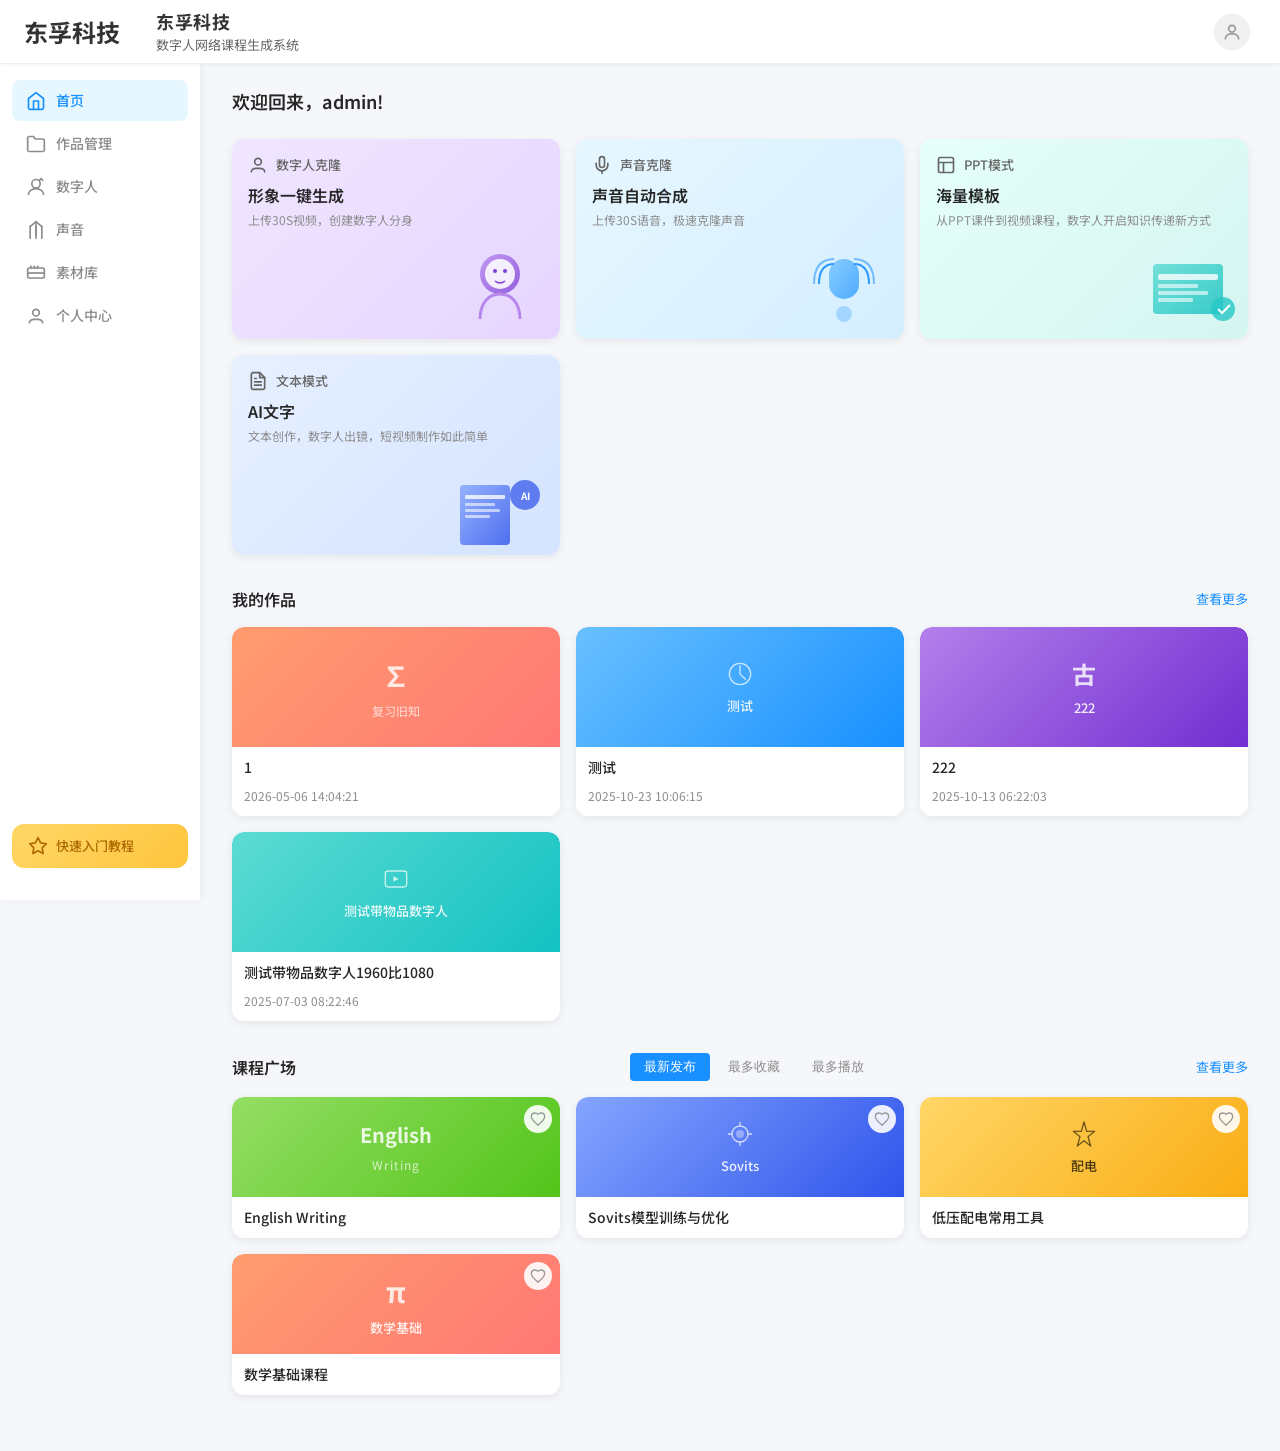
<file: index.html>
<!DOCTYPE html>
<html lang="zh-CN">
<head>
    <meta charset="UTF-8">
    <meta name="viewport" content="width=device-width, initial-scale=1.0">
    <meta http-equiv="Cache-Control" content="no-cache, no-store, must-revalidate">
    <meta http-equiv="Pragma" content="no-cache">
    <meta http-equiv="Expires" content="0">
    <title>数字人网络课程生成系统 - 东孚科技</title>
    <link rel="stylesheet" href="styles.css?v=3">
    <link rel="preconnect" href="https://fonts.googleapis.com">
    <link rel="preconnect" href="https://fonts.gstatic.com" crossorigin>
    <link href="https://fonts.googleapis.com/css2?family=Noto+Sans+SC:wght@400;500;600;700&display=swap" rel="stylesheet">
</head>
<body>
    <div class="app-container">
        <!-- 顶部导航栏 -->
        <header class="top-header">
            <div class="header-left">
                <div class="logo">
                    <div class="logo-icon">
                        <svg viewBox="0 0 120 40" fill="none" xmlns="http://www.w3.org/2000/svg">
                            <text x="0" y="30" font-family="Noto Sans SC, sans-serif" font-size="24" font-weight="700" fill="#333">东孚科技</text>
                        </svg>
                    </div>
                    <div class="logo-text">
                        <span class="company-name">东孚科技</span>
                        <span class="product-name">数字人网络课程生成系统</span>
                    </div>
                </div>
            </div>
            <div class="header-right">
                <div class="user-profile">
                    <div class="user-avatar">
                        <svg viewBox="0 0 24 24" fill="none" xmlns="http://www.w3.org/2000/svg">
                            <circle cx="12" cy="8" r="4" stroke="currentColor" stroke-width="2"/>
                            <path d="M4 20C4 16.6863 7.58172 14 12 14C16.4183 14 20 16.6863 20 20" stroke="currentColor" stroke-width="2" stroke-linecap="round"/>
                        </svg>
                    </div>
                </div>
            </div>
        </header>

        <div class="main-wrapper">
            <!-- 左侧导航栏 -->
            <aside class="sidebar">
                <nav class="nav-menu">
                    <a href="index.html" class="nav-item active">
                        <div class="nav-icon">
                            <svg viewBox="0 0 24 24" fill="none" xmlns="http://www.w3.org/2000/svg">
                                <path d="M3 9L12 2L21 9V20C21 20.5304 20.7893 21.0391 20.4142 21.4142C20.0391 21.7893 19.5304 22 19 22H5C4.46957 22 3.96086 21.7893 3.58579 21.4142C3.21071 21.0391 3 20.5304 3 20V9Z" stroke="currentColor" stroke-width="2" stroke-linecap="round" stroke-linejoin="round"/>
                                <path d="M9 22V12H15V22" stroke="currentColor" stroke-width="2" stroke-linecap="round" stroke-linejoin="round"/>
                            </svg>
                        </div>
                        <span>首页</span>
                    </a>
                    <a href="works.html" class="nav-item">
                        <div class="nav-icon">
                            <svg viewBox="0 0 24 24" fill="none" xmlns="http://www.w3.org/2000/svg">
                                <path d="M22 19C22 19.5304 21.7893 20.0391 21.4142 20.4142C21.0391 20.7893 20.5304 21 20 21H4C3.46957 21 2.96086 20.7893 2.58579 20.4142C2.21071 20.0391 2 19.5304 2 19V5C2 4.46957 2.21071 3.96086 2.58579 3.58579C2.96086 3.21071 3.46957 3 4 3H9L11 6H20C20.5304 6 21.0391 6.21071 21.4142 6.58579C21.7893 6.96086 22 7.46957 22 8V19Z" stroke="currentColor" stroke-width="2" stroke-linecap="round" stroke-linejoin="round"/>
                            </svg>
                        </div>
                        <span>作品管理</span>
                    </a>
                    <a href="#" class="nav-item">
                        <div class="nav-icon">
                            <svg viewBox="0 0 24 24" fill="none" xmlns="http://www.w3.org/2000/svg">
                                <circle cx="12" cy="8" r="5" stroke="currentColor" stroke-width="2"/>
                                <path d="M3 21C3 17.134 7.02944 14 12 14C16.9706 14 21 17.134 21 21" stroke="currentColor" stroke-width="2" stroke-linecap="round"/>
                                <path d="M16 4L18 2L20 4" stroke="currentColor" stroke-width="2" stroke-linecap="round" stroke-linejoin="round"/>
                            </svg>
                        </div>
                        <span>数字人</span>
                    </a>
                    <a href="#" class="nav-item">
                        <div class="nav-icon">
                            <svg viewBox="0 0 24 24" fill="none" xmlns="http://www.w3.org/2000/svg">
                                <path d="M12 18V2" stroke="currentColor" stroke-width="2" stroke-linecap="round"/>
                                <path d="M5 8L12 2L19 8" stroke="currentColor" stroke-width="2" stroke-linecap="round" stroke-linejoin="round"/>
                                <path d="M5 22V8" stroke="currentColor" stroke-width="2" stroke-linecap="round"/>
                                <path d="M19 22V8" stroke="currentColor" stroke-width="2" stroke-linecap="round"/>
                                <path d="M12 22V8" stroke="currentColor" stroke-width="2" stroke-linecap="round"/>
                            </svg>
                        </div>
                        <span>声音</span>
                    </a>
                    <a href="materials.html" class="nav-item">
                        <div class="nav-icon">
                            <svg viewBox="0 0 24 24" fill="none" xmlns="http://www.w3.org/2000/svg">
                                <path d="M20 6H4C2.89543 6 2 6.89543 2 8V16C2 17.1046 2.89543 18 4 18H20C21.1046 18 22 17.1046 22 16V8C22 6.89543 21.1046 6 20 6Z" stroke="currentColor" stroke-width="2"/>
                                <path d="M2 12H22" stroke="currentColor" stroke-width="2"/>
                                <path d="M6 6V4" stroke="currentColor" stroke-width="2" stroke-linecap="round"/>
                                <path d="M10 6V4" stroke="currentColor" stroke-width="2" stroke-linecap="round"/>
                                <path d="M14 6V4" stroke="currentColor" stroke-width="2" stroke-linecap="round"/>
                            </svg>
                        </div>
                        <span>素材库</span>
                    </a>
                    <a href="#" class="nav-item">
                        <div class="nav-icon">
                            <svg viewBox="0 0 24 24" fill="none" xmlns="http://www.w3.org/2000/svg">
                                <circle cx="12" cy="8" r="4" stroke="currentColor" stroke-width="2"/>
                                <path d="M4 20C4 17.7909 6.68629 16 10 16H14C17.3137 16 20 17.7909 20 20" stroke="currentColor" stroke-width="2" stroke-linecap="round"/>
                            </svg>
                        </div>
                        <span>个人中心</span>
                    </a>
                </nav>
                <!-- 快速入门教程 -->
                <div class="quick-start-sidebar">
                    <div class="quick-start-card">
                        <div class="quick-start-icon">
                            <svg viewBox="0 0 24 24" fill="none" xmlns="http://www.w3.org/2000/svg">
                                <path d="M12 2L15.09 8.26L22 9.27L17 14.14L18.18 21.02L12 17.77L5.82 21.02L7 14.14L2 9.27L8.91 8.26L12 2Z" stroke="currentColor" stroke-width="2" stroke-linecap="round" stroke-linejoin="round"/>
                            </svg>
                        </div>
                        <span>快速入门教程</span>
                    </div>
                </div>
            </aside>

            <!-- 主内容区域 -->
            <main class="main-content">
                <!-- 欢迎区域 -->
                <section class="welcome-section">
                    <h1 class="welcome-title">欢迎回来，<span class="user-highlight">admin</span>!</h1>
                </section>

                <!-- 功能卡片区域 -->
                <section class="features-section">
                    <div class="features-grid">
                        <!-- 数字人克隆 -->
                        <div class="feature-card feature-card-purple">
                            <div class="feature-header">
                                <div class="feature-icon">
                                    <svg viewBox="0 0 24 24" fill="none" xmlns="http://www.w3.org/2000/svg">
                                        <circle cx="12" cy="8" r="4" stroke="currentColor" stroke-width="2"/>
                                        <path d="M4 20C4 17.7909 6.68629 16 10 16H14C17.3137 16 20 17.7909 20 20" stroke="currentColor" stroke-width="2" stroke-linecap="round"/>
                                    </svg>
                                </div>
                                <span class="feature-name">数字人克隆</span>
                            </div>
                            <div class="feature-content">
                                <h3 class="feature-title">形象一键生成</h3>
                                <p class="feature-hint">上传30S视频，创建数字人分身</p>
                            </div>
                            <div class="feature-illustration">
                                <svg viewBox="0 0 120 100" fill="none" xmlns="http://www.w3.org/2000/svg">
                                    <circle cx="60" cy="35" r="20" fill="url(#grad1)" opacity="0.8"/>
                                    <path d="M40 80C40 65 48 55 60 55C72 55 80 65 80 80" stroke="#b37feb" stroke-width="3" fill="none"/>
                                    <circle cx="60" cy="35" r="15" fill="#fff" opacity="0.9"/>
                                    <circle cx="55" cy="32" r="2" fill="#722ed1"/>
                                    <circle cx="65" cy="32" r="2" fill="#722ed1"/>
                                    <path d="M55 42Q60 46 65 42" stroke="#722ed1" stroke-width="1.5" fill="none"/>
                                    <defs>
                                        <linearGradient id="grad1" x1="0%" y1="0%" x2="100%" y2="100%">
                                            <stop offset="0%" style="stop-color:#b37feb;stop-opacity:1" />
                                            <stop offset="100%" style="stop-color:#722ed1;stop-opacity:1" />
                                        </linearGradient>
                                    </defs>
                                </svg>
                            </div>
                        </div>

                        <!-- 声音克隆 -->
                        <div class="feature-card feature-card-blue">
                            <div class="feature-header">
                                <div class="feature-icon">
                                    <svg viewBox="0 0 24 24" fill="none" xmlns="http://www.w3.org/2000/svg">
                                        <path d="M12 2a3 3 0 0 0-3 3v7a3 3 0 0 0 6 0V5a3 3 0 0 0-3-3Z" stroke="currentColor" stroke-width="2" stroke-linecap="round" stroke-linejoin="round"/>
                                        <path d="M19 10v2a7 7 0 0 1-14 0v-2" stroke="currentColor" stroke-width="2" stroke-linecap="round" stroke-linejoin="round"/>
                                        <path d="M12 19v3" stroke="currentColor" stroke-width="2" stroke-linecap="round" stroke-linejoin="round"/>
                                    </svg>
                                </div>
                                <span class="feature-name">声音克隆</span>
                            </div>
                            <div class="feature-content">
                                <h3 class="feature-title">声音自动合成</h3>
                                <p class="feature-hint">上传30S语音，极速克隆声音</p>
                            </div>
                            <div class="feature-illustration">
                                <svg viewBox="0 0 120 100" fill="none" xmlns="http://www.w3.org/2000/svg">
                                    <rect x="45" y="20" width="30" height="40" rx="15" fill="url(#grad2)" opacity="0.8"/>
                                    <path d="M35 45Q35 25 50 25" stroke="#1890ff" stroke-width="2" fill="none"/>
                                    <path d="M85 45Q85 25 70 25" stroke="#1890ff" stroke-width="2" fill="none"/>
                                    <path d="M30 45Q30 20 50 20" stroke="#1890ff" stroke-width="2" fill="none" opacity="0.6"/>
                                    <path d="M90 45Q90 20 70 20" stroke="#1890ff" stroke-width="2" fill="none" opacity="0.6"/>
                                    <circle cx="60" cy="75" r="8" fill="#1890ff" opacity="0.3"/>
                                    <defs>
                                        <linearGradient id="grad2" x1="0%" y1="0%" x2="100%" y2="100%">
                                            <stop offset="0%" style="stop-color:#69c0ff;stop-opacity:1" />
                                            <stop offset="100%" style="stop-color:#1890ff;stop-opacity:1" />
                                        </linearGradient>
                                    </defs>
                                </svg>
                            </div>
                        </div>

                        <!-- PPT模式 -->
                        <div class="feature-card feature-card-light-blue" id="pptCard">
                            <div class="feature-header">
                                <div class="feature-icon">
                                    <svg viewBox="0 0 24 24" fill="none" xmlns="http://www.w3.org/2000/svg">
                                        <rect x="3" y="3" width="18" height="18" rx="2" stroke="currentColor" stroke-width="2"/>
                                        <path d="M3 9h18" stroke="currentColor" stroke-width="2"/>
                                        <path d="M9 21V9" stroke="currentColor" stroke-width="2"/>
                                    </svg>
                                </div>
                                <span class="feature-name">PPT模式</span>
                            </div>
                            <div class="feature-content">
                                <h3 class="feature-title">海量模板</h3>
                                <p class="feature-hint">从PPT课件到视频课程，数字人开启知识传递新方式</p>
                            </div>
                            <div class="feature-illustration">
                                <svg viewBox="0 0 120 100" fill="none" xmlns="http://www.w3.org/2000/svg">
                                    <rect x="25" y="25" width="70" height="50" rx="4" fill="url(#grad3)" opacity="0.9"/>
                                    <rect x="30" y="35" width="60" height="6" rx="2" fill="#fff" opacity="0.8"/>
                                    <rect x="30" y="45" width="40" height="4" rx="1" fill="#fff" opacity="0.6"/>
                                    <rect x="30" y="52" width="50" height="4" rx="1" fill="#fff" opacity="0.6"/>
                                    <rect x="30" y="59" width="35" height="4" rx="1" fill="#fff" opacity="0.6"/>
                                    <circle cx="95" cy="70" r="12" fill="#13c2c2" opacity="0.8"/>
                                    <path d="M90 70L94 74L102 66" stroke="#fff" stroke-width="2" fill="none"/>
                                    <defs>
                                        <linearGradient id="grad3" x1="0%" y1="0%" x2="100%" y2="100%">
                                            <stop offset="0%" style="stop-color:#5cdbd3;stop-opacity:1" />
                                            <stop offset="100%" style="stop-color:#13c2c2;stop-opacity:1" />
                                        </linearGradient>
                                    </defs>
                                </svg>
                            </div>
                        </div>

                        <!-- 文本模式 -->
                        <div class="feature-card feature-card-blue-dark">
                            <div class="feature-header">
                                <div class="feature-icon">
                                    <svg viewBox="0 0 24 24" fill="none" xmlns="http://www.w3.org/2000/svg">
                                        <path d="M14 2H6C5.46957 2 4.96086 2.21071 4.58579 2.58579C4.21071 2.96086 4 3.46957 4 4V20C4 20.5304 4.21071 21.0391 4.58579 21.4142C4.96086 21.7893 5.46957 22 6 22H18C18.5304 22 19.0391 21.7893 19.4142 21.4142C19.7893 21.0391 20 20.5304 20 20V8L14 2Z" stroke="currentColor" stroke-width="2" stroke-linecap="round" stroke-linejoin="round"/>
                                        <path d="M14 2V8H20" stroke="currentColor" stroke-width="2" stroke-linecap="round" stroke-linejoin="round"/>
                                        <path d="M16 13H8" stroke="currentColor" stroke-width="2" stroke-linecap="round"/>
                                        <path d="M16 17H8" stroke="currentColor" stroke-width="2" stroke-linecap="round"/>
                                        <path d="M10 9H9H8" stroke="currentColor" stroke-width="2" stroke-linecap="round"/>
                                    </svg>
                                </div>
                                <span class="feature-name">文本模式</span>
                            </div>
                            <div class="feature-content">
                                <h3 class="feature-title">AI文字</h3>
                                <p class="feature-hint">文本创作，数字人出镜，短视频制作如此简单</p>
                            </div>
                            <div class="feature-illustration">
                                <svg viewBox="0 0 120 100" fill="none" xmlns="http://www.w3.org/2000/svg">
                                    <rect x="20" y="30" width="50" height="60" rx="4" fill="url(#grad4)" opacity="0.9"/>
                                    <rect x="25" y="40" width="40" height="4" rx="1" fill="#fff" opacity="0.8"/>
                                    <rect x="25" y="48" width="30" height="3" rx="1" fill="#fff" opacity="0.6"/>
                                    <rect x="25" y="54" width="35" height="3" rx="1" fill="#fff" opacity="0.6"/>
                                    <rect x="25" y="60" width="25" height="3" rx="1" fill="#fff" opacity="0.6"/>
                                    <circle cx="85" cy="40" r="15" fill="#2f54eb" opacity="0.8"/>
                                    <text x="85" y="45" text-anchor="middle" fill="#fff" font-size="10" font-weight="bold">AI</text>
                                    <defs>
                                        <linearGradient id="grad4" x1="0%" y1="0%" x2="100%" y2="100%">
                                            <stop offset="0%" style="stop-color:#85a5ff;stop-opacity:1" />
                                            <stop offset="100%" style="stop-color:#2f54eb;stop-opacity:1" />
                                        </linearGradient>
                                    </defs>
                                </svg>
                            </div>
                        </div>
                    </div>
                </section>

                <!-- 我的作品区域 -->
                <section class="works-section">
                    <div class="section-header">
                        <h2 class="section-title">我的作品</h2>
                        <a href="works.html" class="section-more">查看更多</a>
                    </div>
                    <div class="works-grid">
                        <div class="work-card">
                            <div class="work-thumbnail">
                                <div class="thumbnail-placeholder math-bg">
                                    <div class="placeholder-content">
                                        <span class="math-symbol">∑</span>
                                        <span class="math-text">复习旧知</span>
                                    </div>
                                </div>
                            </div>
                            <div class="work-info">
                                <span class="work-title">1</span>
                                <span class="work-date">2026-05-06 14:04:21</span>
                            </div>
                        </div>
                        <div class="work-card">
                            <div class="work-thumbnail">
                                <div class="thumbnail-placeholder tech-bg">
                                    <div class="placeholder-content">
                                        <svg viewBox="0 0 48 48" fill="none" class="placeholder-icon">
                                            <circle cx="24" cy="24" r="16" stroke="currentColor" stroke-width="2"/>
                                            <path d="M24 12V24L32 32" stroke="currentColor" stroke-width="2" stroke-linecap="round"/>
                                        </svg>
                                        <span class="placeholder-text">测试</span>
                                    </div>
                                </div>
                            </div>
                            <div class="work-info">
                                <span class="work-title">测试</span>
                                <span class="work-date">2025-10-23 10:06:15</span>
                            </div>
                        </div>
                        <div class="work-card">
                            <div class="work-thumbnail">
                                <div class="thumbnail-placeholder history-bg">
                                    <div class="placeholder-content">
                                        <span class="history-icon">古</span>
                                        <span class="placeholder-text">222</span>
                                    </div>
                                </div>
                            </div>
                            <div class="work-info">
                                <span class="work-title">222</span>
                                <span class="work-date">2025-10-13 06:22:03</span>
                            </div>
                        </div>
                        <div class="work-card">
                            <div class="work-thumbnail">
                                <div class="thumbnail-placeholder video-bg">
                                    <div class="placeholder-content">
                                        <svg viewBox="0 0 48 48" fill="none" class="placeholder-icon">
                                            <rect x="8" y="12" width="32" height="24" rx="4" stroke="currentColor" stroke-width="2"/>
                                            <path d="M20 20L28 24L20 28V20Z" fill="currentColor"/>
                                        </svg>
                                        <span class="placeholder-text">测试带物品数字人</span>
                                    </div>
                                </div>
                            </div>
                            <div class="work-info">
                                <span class="work-title">测试带物品数字人1960比1080</span>
                                <span class="work-date">2025-07-03 08:22:46</span>
                            </div>
                        </div>
                    </div>
                </section>

                <!-- 课程广场区域 -->
                <section class="plaza-section">
                    <div class="section-header">
                        <h2 class="section-title">课程广场</h2>
                        <div class="plaza-tabs">
                            <button class="tab-btn active">最新发布</button>
                            <button class="tab-btn">最多收藏</button>
                            <button class="tab-btn">最多播放</button>
                        </div>
                        <a href="#" class="section-more">查看更多</a>
                    </div>
                    <div class="plaza-grid">
                        <div class="plaza-card">
                            <div class="plaza-thumbnail">
                                <div class="thumbnail-placeholder english-bg">
                                    <div class="placeholder-content">
                                        <span class="english-text">English</span>
                                        <span class="english-sub">Writing</span>
                                    </div>
                                </div>
                                <button class="plaza-favorite-btn">
                                    <svg viewBox="0 0 24 24" fill="none" xmlns="http://www.w3.org/2000/svg">
                                        <path d="M12 21.35L10.55 20.03C5.4 15.36 2 12.28 2 8.5C2 5.42 4.42 3 7.5 3C9.24 3 10.91 3.81 12 5.09C13.09 3.81 14.76 3 16.5 3C19.58 3 22 5.42 22 8.5C22 12.28 18.6 15.36 13.45 20.04L12 21.35Z" stroke="currentColor" stroke-width="2"/>
                                    </svg>
                                </button>
                            </div>
                            <div class="plaza-info">
                                <h4 class="plaza-title">English Writing</h4>
                            </div>
                        </div>
                        <div class="plaza-card">
                            <div class="plaza-thumbnail">
                                <div class="thumbnail-placeholder ai-bg">
                                    <div class="placeholder-content">
                                        <svg viewBox="0 0 48 48" fill="none" class="placeholder-icon">
                                            <circle cx="24" cy="24" r="12" stroke="currentColor" stroke-width="2"/>
                                            <circle cx="24" cy="24" r="6" fill="currentColor" opacity="0.5"/>
                                            <path d="M24 6V12M24 36V42M6 24H12M36 24H42" stroke="currentColor" stroke-width="2"/>
                                        </svg>
                                        <span class="placeholder-text">Sovits</span>
                                    </div>
                                </div>
                                <button class="plaza-favorite-btn">
                                    <svg viewBox="0 0 24 24" fill="none" xmlns="http://www.w3.org/2000/svg">
                                        <path d="M12 21.35L10.55 20.03C5.4 15.36 2 12.28 2 8.5C2 5.42 4.42 3 7.5 3C9.24 3 10.91 3.81 12 5.09C13.09 3.81 14.76 3 16.5 3C19.58 3 22 5.42 22 8.5C22 12.28 18.6 15.36 13.45 20.04L12 21.35Z" stroke="currentColor" stroke-width="2"/>
                                    </svg>
                                </button>
                            </div>
                            <div class="plaza-info">
                                <h4 class="plaza-title">Sovits模型训练与优化</h4>
                            </div>
                        </div>
                        <div class="plaza-card">
                            <div class="plaza-thumbnail">
                                <div class="thumbnail-placeholder electric-bg">
                                    <div class="placeholder-content">
                                        <svg viewBox="0 0 48 48" fill="none" class="placeholder-icon">
                                            <path d="M24 6L28 20H40L30 28L34 42L24 34L14 42L18 28L8 20H20L24 6Z" stroke="currentColor" stroke-width="2" stroke-linejoin="round"/>
                                        </svg>
                                        <span class="placeholder-text">配电</span>
                                    </div>
                                </div>
                                <button class="plaza-favorite-btn">
                                    <svg viewBox="0 0 24 24" fill="none" xmlns="http://www.w3.org/2000/svg">
                                        <path d="M12 21.35L10.55 20.03C5.4 15.36 2 12.28 2 8.5C2 5.42 4.42 3 7.5 3C9.24 3 10.91 3.81 12 5.09C13.09 3.81 14.76 3 16.5 3C19.58 3 22 5.42 22 8.5C22 12.28 18.6 15.36 13.45 20.04L12 21.35Z" stroke="currentColor" stroke-width="2"/>
                                    </svg>
                                </button>
                            </div>
                            <div class="plaza-info">
                                <h4 class="plaza-title">低压配电常用工具</h4>
                            </div>
                        </div>
                        <div class="plaza-card">
                            <div class="plaza-thumbnail">
                                <div class="thumbnail-placeholder math-bg">
                                    <div class="placeholder-content">
                                        <span class="math-symbol">π</span>
                                        <span class="placeholder-text">数学基础</span>
                                    </div>
                                </div>
                                <button class="plaza-favorite-btn">
                                    <svg viewBox="0 0 24 24" fill="none" xmlns="http://www.w3.org/2000/svg">
                                        <path d="M12 21.35L10.55 20.03C5.4 15.36 2 12.28 2 8.5C2 5.42 4.42 3 7.5 3C9.24 3 10.91 3.81 12 5.09C13.09 3.81 14.76 3 16.5 3C19.58 3 22 5.42 22 8.5C22 12.28 18.6 15.36 13.45 20.04L12 21.35Z" stroke="currentColor" stroke-width="2"/>
                                    </svg>
                                </button>
                            </div>
                            <div class="plaza-info">
                                <h4 class="plaza-title">数学基础课程</h4>
                            </div>
                        </div>
                    </div>
                </section>
            </main>
        </div>
    </div>

    <!-- PPT创作课程弹窗 -->
    <div class="modal-overlay" id="pptModal">
        <div class="modal-dialog">
            <div class="modal-header">
                <h3 class="modal-title">PPT创作课程</h3>
                <button class="modal-close" id="pptModalClose">
                    <svg viewBox="0 0 24 24" fill="none" xmlns="http://www.w3.org/2000/svg">
                        <path d="M18 6L6 18M6 6L18 18" stroke="currentColor" stroke-width="2" stroke-linecap="round" stroke-linejoin="round"/>
                    </svg>
                </button>
            </div>
            <div class="modal-body">
                <div class="modal-options">
                    <!-- 导入PPT -->
                    <div class="modal-option" id="importPptOption">
                        <input type="file" id="pptFileInput" accept=".ppt,.pptx" style="display:none">
                        <div class="option-icon">
                            <svg viewBox="0 0 48 48" fill="none" xmlns="http://www.w3.org/2000/svg">
                                <path d="M24 6L24 30" stroke="#1890ff" stroke-width="3" stroke-linecap="round"/>
                                <path d="M16 22L24 30L32 22" stroke="#1890ff" stroke-width="3" stroke-linecap="round" stroke-linejoin="round"/>
                                <path d="M40 32V38C40 39.1046 39.1046 40 38 40H10C8.89543 40 8 39.1046 8 38V32" stroke="#1890ff" stroke-width="3" stroke-linecap="round" stroke-linejoin="round"/>
                                <path d="M8 28H40" stroke="#1890ff" stroke-width="3" stroke-linecap="round"/>
                            </svg>
                        </div>
                        <div class="option-content">
                            <h4 class="option-title">导入PPT</h4>
                            <p class="option-desc">点击上传或拖拽文件到此处<br>支持PPT、PPTX格式文件，可上传带备注PPT，备注内容可自动提取为视频讲稿</p>
                        </div>
                    </div>
                    <!-- 选择素材库PPT -->
                    <div class="modal-option" id="libraryPptOption">
                        <div class="option-icon">
                            <svg viewBox="0 0 48 48" fill="none" xmlns="http://www.w3.org/2000/svg">
                                <path d="M6 10C6 8.89543 6.89543 8 8 8H40C41.1046 8 42 8.89543 42 10V38C42 39.1046 41.1046 40 40 40H8C6.89543 40 6 39.1046 6 38V10Z" stroke="#1890ff" stroke-width="3" stroke-linecap="round" stroke-linejoin="round"/>
                                <path d="M6 16H42" stroke="#1890ff" stroke-width="3" stroke-linecap="round"/>
                                <path d="M16 8V4" stroke="#1890ff" stroke-width="3" stroke-linecap="round"/>
                                <path d="M24 8V4" stroke="#1890ff" stroke-width="3" stroke-linecap="round"/>
                                <path d="M32 8V4" stroke="#1890ff" stroke-width="3" stroke-linecap="round"/>
                                <rect x="14" y="22" width="8" height="6" rx="1" fill="#1890ff" opacity="0.3"/>
                                <rect x="26" y="22" width="8" height="6" rx="1" fill="#1890ff" opacity="0.3"/>
                                <rect x="14" y="32" width="8" height="6" rx="1" fill="#1890ff" opacity="0.3"/>
                                <rect x="26" y="32" width="8" height="6" rx="1" fill="#1890ff" opacity="0.3"/>
                            </svg>
                        </div>
                        <div class="option-content">
                            <h4 class="option-title">选择素材库PPT</h4>
                            <p class="option-desc">从素材库选择</p>
                        </div>
                    </div>
                </div>
                <!-- 自动生成口播稿开关 -->
                <div class="modal-switch-row">
                    <span class="switch-label">自动生成口播稿</span>
                    <label class="switch">
                        <input type="checkbox" id="autoScriptSwitch" checked>
                        <span class="switch-slider"></span>
                    </label>
                </div>
                <div class="modal-footer">
                    <a href="#" class="modal-action-link">没有PPT？点击智能生成</a>
                </div>
            </div>
        </div>
    </div>

    <script src="script.js?v=3"></script>
</body>
</html>
</file>
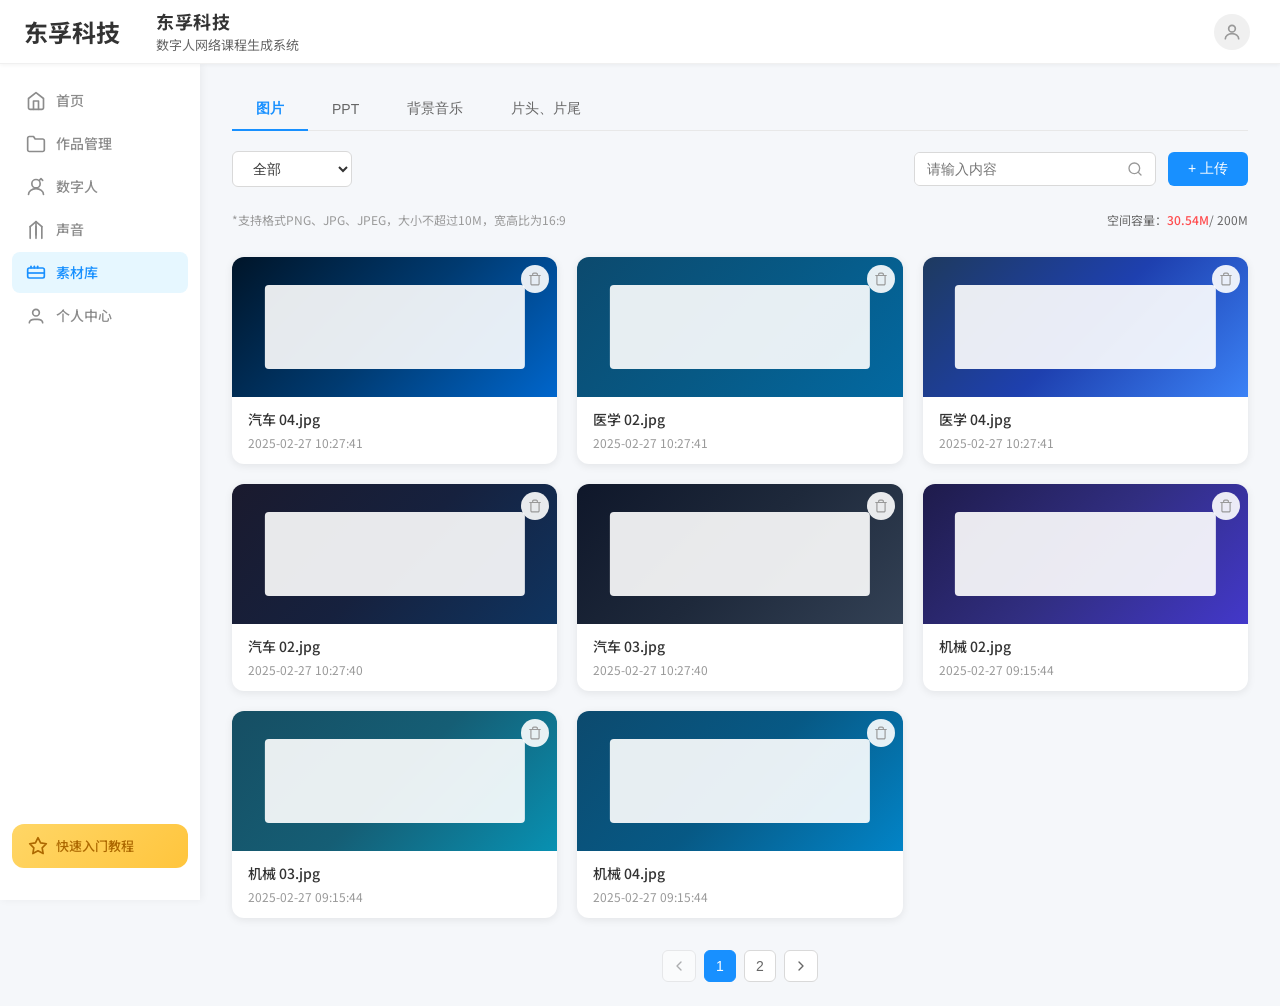
<file: materials.html>
<!DOCTYPE html>
<html lang="zh-CN">
<head>
    <meta charset="UTF-8">
    <meta name="viewport" content="width=device-width, initial-scale=1.0">
    <meta http-equiv="Cache-Control" content="no-cache, no-store, must-revalidate">
    <meta http-equiv="Pragma" content="no-cache">
    <meta http-equiv="Expires" content="0">
    <title>素材库 - 东孚科技</title>
    <link rel="stylesheet" href="styles.css?v=3">
    <link rel="stylesheet" href="materials.css?v=3">
    <link href="https://fonts.googleapis.com/css2?family=Noto+Sans+SC:wght@400;500;600;700&display=swap" rel="stylesheet">
</head>
<body>
    <div class="app-container">
        <!-- 顶部导航栏 -->
        <header class="top-header">
            <div class="header-left">
                <div class="logo">
                    <div class="logo-icon">
                        <svg viewBox="0 0 120 40" fill="none" xmlns="http://www.w3.org/2000/svg">
                            <text x="0" y="30" font-family="Noto Sans SC, sans-serif" font-size="24" font-weight="700" fill="#333">东孚科技</text>
                        </svg>
                    </div>
                    <div class="logo-text">
                        <span class="company-name">东孚科技</span>
                        <span class="product-name">数字人网络课程生成系统</span>
                    </div>
                </div>
            </div>
            <div class="header-right">
                <div class="user-profile">
                    <div class="user-avatar">
                        <svg viewBox="0 0 24 24" fill="none" xmlns="http://www.w3.org/2000/svg">
                            <circle cx="12" cy="8" r="4" stroke="currentColor" stroke-width="2"/>
                            <path d="M4 20C4 16.6863 7.58172 14 12 14C16.4183 14 20 16.6863 20 20" stroke="currentColor" stroke-width="2" stroke-linecap="round"/>
                        </svg>
                    </div>
                </div>
            </div>
        </header>

        <div class="main-wrapper">
            <!-- 左侧导航栏 -->
            <aside class="sidebar">
                <nav class="nav-menu">
                    <a href="index.html" class="nav-item">
                        <div class="nav-icon">
                            <svg viewBox="0 0 24 24" fill="none" xmlns="http://www.w3.org/2000/svg">
                                <path d="M3 9L12 2L21 9V20C21 20.5304 20.7893 21.0391 20.4142 21.4142C20.0391 21.7893 19.5304 22 19 22H5C4.46957 22 3.96086 21.7893 3.58579 21.4142C3.21071 21.0391 3 20.5304 3 20V9Z" stroke="currentColor" stroke-width="2" stroke-linecap="round" stroke-linejoin="round"/>
                                <path d="M9 22V12H15V22" stroke="currentColor" stroke-width="2" stroke-linecap="round" stroke-linejoin="round"/>
                            </svg>
                        </div>
                        <span>首页</span>
                    </a>
                    <a href="works.html" class="nav-item">
                        <div class="nav-icon">
                            <svg viewBox="0 0 24 24" fill="none" xmlns="http://www.w3.org/2000/svg">
                                <path d="M22 19C22 19.5304 21.7893 20.0391 21.4142 20.4142C21.0391 20.7893 20.5304 21 20 21H4C3.46957 21 2.96086 20.7893 2.58579 20.4142C2.21071 20.0391 2 19.5304 2 19V5C2 4.46957 2.21071 3.96086 2.58579 3.58579C2.96086 3.21071 3.46957 3 4 3H9L11 6H20C20.5304 6 21.0391 6.21071 21.4142 6.58579C21.7893 6.96086 22 7.46957 22 8V19Z" stroke="currentColor" stroke-width="2" stroke-linecap="round" stroke-linejoin="round"/>
                            </svg>
                        </div>
                        <span>作品管理</span>
                    </a>
                    <a href="#" class="nav-item">
                        <div class="nav-icon">
                            <svg viewBox="0 0 24 24" fill="none" xmlns="http://www.w3.org/2000/svg">
                                <circle cx="12" cy="8" r="5" stroke="currentColor" stroke-width="2"/>
                                <path d="M3 21C3 17.134 7.02944 14 12 14C16.9706 14 21 17.134 21 21" stroke="currentColor" stroke-width="2" stroke-linecap="round"/>
                                <path d="M16 4L18 2L20 4" stroke="currentColor" stroke-width="2" stroke-linecap="round" stroke-linejoin="round"/>
                            </svg>
                        </div>
                        <span>数字人</span>
                    </a>
                    <a href="#" class="nav-item">
                        <div class="nav-icon">
                            <svg viewBox="0 0 24 24" fill="none" xmlns="http://www.w3.org/2000/svg">
                                <path d="M12 18V2" stroke="currentColor" stroke-width="2" stroke-linecap="round"/>
                                <path d="M5 8L12 2L19 8" stroke="currentColor" stroke-width="2" stroke-linecap="round" stroke-linejoin="round"/>
                                <path d="M5 22V8" stroke="currentColor" stroke-width="2" stroke-linecap="round"/>
                                <path d="M19 22V8" stroke="currentColor" stroke-width="2" stroke-linecap="round"/>
                                <path d="M12 22V8" stroke="currentColor" stroke-width="2" stroke-linecap="round"/>
                            </svg>
                        </div>
                        <span>声音</span>
                    </a>
                    <a href="materials.html" class="nav-item active">
                        <div class="nav-icon">
                            <svg viewBox="0 0 24 24" fill="none" xmlns="http://www.w3.org/2000/svg">
                                <path d="M20 6H4C2.89543 6 2 6.89543 2 8V16C2 17.1046 2.89543 18 4 18H20C21.1046 18 22 17.1046 22 16V8C22 6.89543 21.1046 6 20 6Z" stroke="currentColor" stroke-width="2"/>
                                <path d="M2 12H22" stroke="currentColor" stroke-width="2"/>
                                <path d="M6 6V4" stroke="currentColor" stroke-width="2" stroke-linecap="round"/>
                                <path d="M10 6V4" stroke="currentColor" stroke-width="2" stroke-linecap="round"/>
                                <path d="M14 6V4" stroke="currentColor" stroke-width="2" stroke-linecap="round"/>
                            </svg>
                        </div>
                        <span>素材库</span>
                    </a>
                    <a href="#" class="nav-item">
                        <div class="nav-icon">
                            <svg viewBox="0 0 24 24" fill="none" xmlns="http://www.w3.org/2000/svg">
                                <circle cx="12" cy="8" r="4" stroke="currentColor" stroke-width="2"/>
                                <path d="M4 20C4 17.7909 6.68629 16 10 16H14C17.3137 16 20 17.7909 20 20" stroke="currentColor" stroke-width="2" stroke-linecap="round"/>
                            </svg>
                        </div>
                        <span>个人中心</span>
                    </a>
                </nav>
                <div class="quick-start-sidebar">
                    <div class="quick-start-card">
                        <div class="quick-start-icon">
                            <svg viewBox="0 0 24 24" fill="none" xmlns="http://www.w3.org/2000/svg">
                                <path d="M12 2L15.09 8.26L22 9.27L17 14.14L18.18 21.02L12 17.77L5.82 21.02L7 14.14L2 9.27L8.91 8.26L12 2Z" stroke="currentColor" stroke-width="2" stroke-linecap="round" stroke-linejoin="round"/>
                            </svg>
                        </div>
                        <span>快速入门教程</span>
                    </div>
                </div>
            </aside>

            <!-- 主内容区域 -->
            <main class="main-content">
                <!-- 资源类型标签 -->
                <div class="resource-tabs">
                    <button class="resource-tab active" data-type="image">图片</button>
                    <button class="resource-tab" data-type="ppt">PPT</button>
                    <button class="resource-tab" data-type="bgm">背景音乐</button>
                    <button class="resource-tab" data-type="intro">片头、片尾</button>
                </div>

                <!-- 筛选和搜索区域 -->
                <div class="filter-section">
                    <div class="filter-left">
                        <select class="filter-select">
                            <option value="all">全部</option>
                            <option value="car">汽车</option>
                            <option value="medical">医学</option>
                            <option value="mechanical">机械</option>
                            <option value="tech">科技</option>
                        </select>
                    </div>
                    <div class="filter-right">
                        <div class="search-box">
                            <input type="text" placeholder="请输入内容" class="search-input">
                            <button class="search-btn">
                                <svg viewBox="0 0 24 24" fill="none" xmlns="http://www.w3.org/2000/svg">
                                    <circle cx="11" cy="11" r="8" stroke="currentColor" stroke-width="2"/>
                                    <path d="M21 21L16.65 16.65" stroke="currentColor" stroke-width="2" stroke-linecap="round"/>
                                </svg>
                            </button>
                        </div>
                        <button class="upload-btn">+ 上传</button>
                    </div>
                </div>

                <!-- 格式提示 -->
                <div class="format-hint">
                    <span></span>
                    <span class="storage-info">空间容量：<span class="storage-used">30.54M</span>/ 200M</span>
                </div>

                <!-- 素材网格 -->
                <div class="materials-grid">
                    <div class="material-card">
                        <div class="material-thumbnail car-bg">
                            <div class="material-overlay">
                                <button class="preview-btn">
                                    <svg viewBox="0 0 24 24" fill="none" xmlns="http://www.w3.org/2000/svg">
                                        <path d="M1 12S5 4 12 4S23 12 23 12S19 20 12 20S1 12 1 12Z" stroke="currentColor" stroke-width="2"/>
                                        <circle cx="12" cy="12" r="3" stroke="currentColor" stroke-width="2"/>
                                    </svg>
                                </button>
                            </div>
                            <button class="delete-btn">
                                <svg viewBox="0 0 24 24" fill="none" xmlns="http://www.w3.org/2000/svg">
                                    <path d="M3 6H5H21" stroke="currentColor" stroke-width="2" stroke-linecap="round"/>
                                    <path d="M8 6V4C8 3.46957 8.21071 2.96086 8.58579 2.58579C8.96086 2.21071 9.46957 2 10 2H14C14.5304 2 15.0391 2.21071 15.4142 2.58579C15.7893 2.96086 16 3.46957 16 4V6M19 6V20C19 20.5304 18.7893 21.0391 18.4142 21.4142C18.0391 21.7893 17.5304 22 17 22H7C6.46957 22 5.96086 21.7893 5.58579 21.4142C5.21071 21.0391 5 20.5304 5 20V6H19Z" stroke="currentColor" stroke-width="2" stroke-linecap="round"/>
                                </svg>
                            </button>
                        </div>
                        <div class="material-info">
                            <span class="material-name">汽车 04.jpg</span>
                            <span class="material-date">2025-02-27 10:27:41</span>
                        </div>
                    </div>

                    <div class="material-card">
                        <div class="material-thumbnail medical-bg">
                            <div class="material-overlay">
                                <button class="preview-btn">
                                    <svg viewBox="0 0 24 24" fill="none" xmlns="http://www.w3.org/2000/svg">
                                        <path d="M1 12S5 4 12 4S23 12 23 12S19 20 12 20S1 12 1 12Z" stroke="currentColor" stroke-width="2"/>
                                        <circle cx="12" cy="12" r="3" stroke="currentColor" stroke-width="2"/>
                                    </svg>
                                </button>
                            </div>
                            <button class="delete-btn">
                                <svg viewBox="0 0 24 24" fill="none" xmlns="http://www.w3.org/2000/svg">
                                    <path d="M3 6H5H21" stroke="currentColor" stroke-width="2" stroke-linecap="round"/>
                                    <path d="M8 6V4C8 3.46957 8.21071 2.96086 8.58579 2.58579C8.96086 2.21071 9.46957 2 10 2H14C14.5304 2 15.0391 2.21071 15.4142 2.58579C15.7893 2.96086 16 3.46957 16 4V6M19 6V20C19 20.5304 18.7893 21.0391 18.4142 21.4142C18.0391 21.7893 17.5304 22 17 22H7C6.46957 22 5.96086 21.7893 5.58579 21.4142C5.21071 21.0391 5 20.5304 5 20V6H19Z" stroke="currentColor" stroke-width="2" stroke-linecap="round"/>
                                </svg>
                            </button>
                        </div>
                        <div class="material-info">
                            <span class="material-name">医学 02.jpg</span>
                            <span class="material-date">2025-02-27 10:27:41</span>
                        </div>
                    </div>

                    <div class="material-card">
                        <div class="material-thumbnail medical-bg-2">
                            <div class="material-overlay">
                                <button class="preview-btn">
                                    <svg viewBox="0 0 24 24" fill="none" xmlns="http://www.w3.org/2000/svg">
                                        <path d="M1 12S5 4 12 4S23 12 23 12S19 20 12 20S1 12 1 12Z" stroke="currentColor" stroke-width="2"/>
                                        <circle cx="12" cy="12" r="3" stroke="currentColor" stroke-width="2"/>
                                    </svg>
                                </button>
                            </div>
                            <button class="delete-btn">
                                <svg viewBox="0 0 24 24" fill="none" xmlns="http://www.w3.org/2000/svg">
                                    <path d="M3 6H5H21" stroke="currentColor" stroke-width="2" stroke-linecap="round"/>
                                    <path d="M8 6V4C8 3.46957 8.21071 2.96086 8.58579 2.58579C8.96086 2.21071 9.46957 2 10 2H14C14.5304 2 15.0391 2.21071 15.4142 2.58579C15.7893 2.96086 16 3.46957 16 4V6M19 6V20C19 20.5304 18.7893 21.0391 18.4142 21.4142C18.0391 21.7893 17.5304 22 17 22H7C6.46957 22 5.96086 21.7893 5.58579 21.4142C5.21071 21.0391 5 20.5304 5 20V6H19Z" stroke="currentColor" stroke-width="2" stroke-linecap="round"/>
                                </svg>
                            </button>
                        </div>
                        <div class="material-info">
                            <span class="material-name">医学 04.jpg</span>
                            <span class="material-date">2025-02-27 10:27:41</span>
                        </div>
                    </div>

                    <div class="material-card">
                        <div class="material-thumbnail car-bg-2">
                            <div class="material-overlay">
                                <button class="preview-btn">
                                    <svg viewBox="0 0 24 24" fill="none" xmlns="http://www.w3.org/2000/svg">
                                        <path d="M1 12S5 4 12 4S23 12 23 12S19 20 12 20S1 12 1 12Z" stroke="currentColor" stroke-width="2"/>
                                        <circle cx="12" cy="12" r="3" stroke="currentColor" stroke-width="2"/>
                                    </svg>
                                </button>
                            </div>
                            <button class="delete-btn">
                                <svg viewBox="0 0 24 24" fill="none" xmlns="http://www.w3.org/2000/svg">
                                    <path d="M3 6H5H21" stroke="currentColor" stroke-width="2" stroke-linecap="round"/>
                                    <path d="M8 6V4C8 3.46957 8.21071 2.96086 8.58579 2.58579C8.96086 2.21071 9.46957 2 10 2H14C14.5304 2 15.0391 2.21071 15.4142 2.58579C15.7893 2.96086 16 3.46957 16 4V6M19 6V20C19 20.5304 18.7893 21.0391 18.4142 21.4142C18.0391 21.7893 17.5304 22 17 22H7C6.46957 22 5.96086 21.7893 5.58579 21.4142C5.21071 21.0391 5 20.5304 5 20V6H19Z" stroke="currentColor" stroke-width="2" stroke-linecap="round"/>
                                </svg>
                            </button>
                        </div>
                        <div class="material-info">
                            <span class="material-name">汽车 02.jpg</span>
                            <span class="material-date">2025-02-27 10:27:40</span>
                        </div>
                    </div>

                    <div class="material-card">
                        <div class="material-thumbnail tech-bg">
                            <div class="material-overlay">
                                <button class="preview-btn">
                                    <svg viewBox="0 0 24 24" fill="none" xmlns="http://www.w3.org/2000/svg">
                                        <path d="M1 12S5 4 12 4S23 12 23 12S19 20 12 20S1 12 1 12Z" stroke="currentColor" stroke-width="2"/>
                                        <circle cx="12" cy="12" r="3" stroke="currentColor" stroke-width="2"/>
                                    </svg>
                                </button>
                            </div>
                            <button class="delete-btn">
                                <svg viewBox="0 0 24 24" fill="none" xmlns="http://www.w3.org/2000/svg">
                                    <path d="M3 6H5H21" stroke="currentColor" stroke-width="2" stroke-linecap="round"/>
                                    <path d="M8 6V4C8 3.46957 8.21071 2.96086 8.58579 2.58579C8.96086 2.21071 9.46957 2 10 2H14C14.5304 2 15.0391 2.21071 15.4142 2.58579C15.7893 2.96086 16 3.46957 16 4V6M19 6V20C19 20.5304 18.7893 21.0391 18.4142 21.4142C18.0391 21.7893 17.5304 22 17 22H7C6.46957 22 5.96086 21.7893 5.58579 21.4142C5.21071 21.0391 5 20.5304 5 20V6H19Z" stroke="currentColor" stroke-width="2" stroke-linecap="round"/>
                                </svg>
                            </button>
                        </div>
                        <div class="material-info">
                            <span class="material-name">汽车 03.jpg</span>
                            <span class="material-date">2025-02-27 10:27:40</span>
                        </div>
                    </div>

                    <div class="material-card">
                        <div class="material-thumbnail mechanical-bg">
                            <div class="material-overlay">
                                <button class="preview-btn">
                                    <svg viewBox="0 0 24 24" fill="none" xmlns="http://www.w3.org/2000/svg">
                                        <path d="M1 12S5 4 12 4S23 12 23 12S19 20 12 20S1 12 1 12Z" stroke="currentColor" stroke-width="2"/>
                                        <circle cx="12" cy="12" r="3" stroke="currentColor" stroke-width="2"/>
                                    </svg>
                                </button>
                            </div>
                            <button class="delete-btn">
                                <svg viewBox="0 0 24 24" fill="none" xmlns="http://www.w3.org/2000/svg">
                                    <path d="M3 6H5H21" stroke="currentColor" stroke-width="2" stroke-linecap="round"/>
                                    <path d="M8 6V4C8 3.46957 8.21071 2.96086 8.58579 2.58579C8.96086 2.21071 9.46957 2 10 2H14C14.5304 2 15.0391 2.21071 15.4142 2.58579C15.7893 2.96086 16 3.46957 16 4V6M19 6V20C19 20.5304 18.7893 21.0391 18.4142 21.4142C18.0391 21.7893 17.5304 22 17 22H7C6.46957 22 5.96086 21.7893 5.58579 21.4142C5.21071 21.0391 5 20.5304 5 20V6H19Z" stroke="currentColor" stroke-width="2" stroke-linecap="round"/>
                                </svg>
                            </button>
                        </div>
                        <div class="material-info">
                            <span class="material-name">机械 02.jpg</span>
                            <span class="material-date">2025-02-27 09:15:44</span>
                        </div>
                    </div>

                    <div class="material-card">
                        <div class="material-thumbnail mechanical-bg-2">
                            <div class="material-overlay">
                                <button class="preview-btn">
                                    <svg viewBox="0 0 24 24" fill="none" xmlns="http://www.w3.org/2000/svg">
                                        <path d="M1 12S5 4 12 4S23 12 23 12S19 20 12 20S1 12 1 12Z" stroke="currentColor" stroke-width="2"/>
                                        <circle cx="12" cy="12" r="3" stroke="currentColor" stroke-width="2"/>
                                    </svg>
                                </button>
                            </div>
                            <button class="delete-btn">
                                <svg viewBox="0 0 24 24" fill="none" xmlns="http://www.w3.org/2000/svg">
                                    <path d="M3 6H5H21" stroke="currentColor" stroke-width="2" stroke-linecap="round"/>
                                    <path d="M8 6V4C8 3.46957 8.21071 2.96086 8.58579 2.58579C8.96086 2.21071 9.46957 2 10 2H14C14.5304 2 15.0391 2.21071 15.4142 2.58579C15.7893 2.96086 16 3.46957 16 4V6M19 6V20C19 20.5304 18.7893 21.0391 18.4142 21.4142C18.0391 21.7893 17.5304 22 17 22H7C6.46957 22 5.96086 21.7893 5.58579 21.4142C5.21071 21.0391 5 20.5304 5 20V6H19Z" stroke="currentColor" stroke-width="2" stroke-linecap="round"/>
                                </svg>
                            </button>
                        </div>
                        <div class="material-info">
                            <span class="material-name">机械 03.jpg</span>
                            <span class="material-date">2025-02-27 09:15:44</span>
                        </div>
                    </div>

                    <div class="material-card">
                        <div class="material-thumbnail mechanical-bg-3">
                            <div class="material-overlay">
                                <button class="preview-btn">
                                    <svg viewBox="0 0 24 24" fill="none" xmlns="http://www.w3.org/2000/svg">
                                        <path d="M1 12S5 4 12 4S23 12 23 12S19 20 12 20S1 12 1 12Z" stroke="currentColor" stroke-width="2"/>
                                        <circle cx="12" cy="12" r="3" stroke="currentColor" stroke-width="2"/>
                                    </svg>
                                </button>
                            </div>
                            <button class="delete-btn">
                                <svg viewBox="0 0 24 24" fill="none" xmlns="http://www.w3.org/2000/svg">
                                    <path d="M3 6H5H21" stroke="currentColor" stroke-width="2" stroke-linecap="round"/>
                                    <path d="M8 6V4C8 3.46957 8.21071 2.96086 8.58579 2.58579C8.96086 2.21071 9.46957 2 10 2H14C14.5304 2 15.0391 2.21071 15.4142 2.58579C15.7893 2.96086 16 3.46957 16 4V6M19 6V20C19 20.5304 18.7893 21.0391 18.4142 21.4142C18.0391 21.7893 17.5304 22 17 22H7C6.46957 22 5.96086 21.7893 5.58579 21.4142C5.21071 21.0391 5 20.5304 5 20V6H19Z" stroke="currentColor" stroke-width="2" stroke-linecap="round"/>
                                </svg>
                            </button>
                        </div>
                        <div class="material-info">
                            <span class="material-name">机械 04.jpg</span>
                            <span class="material-date">2025-02-27 09:15:44</span>
                        </div>
                    </div>
                </div>

                <!-- 分页 -->
                <div class="pagination">
                    <button class="page-btn prev" disabled>
                        <svg viewBox="0 0 24 24" fill="none" xmlns="http://www.w3.org/2000/svg">
                            <path d="M15 18L9 12L15 6" stroke="currentColor" stroke-width="2" stroke-linecap="round" stroke-linejoin="round"/>
                        </svg>
                    </button>
                    <button class="page-btn active">1</button>
                    <button class="page-btn">2</button>
                    <button class="page-btn next">
                        <svg viewBox="0 0 24 24" fill="none" xmlns="http://www.w3.org/2000/svg">
                            <path d="M9 18L15 12L9 6" stroke="currentColor" stroke-width="2" stroke-linecap="round" stroke-linejoin="round"/>
                        </svg>
                    </button>
                </div>
            </main>
        </div>
    </div>

    <script src="materials.js?v=3"></script>
</body>
</html>
</file>
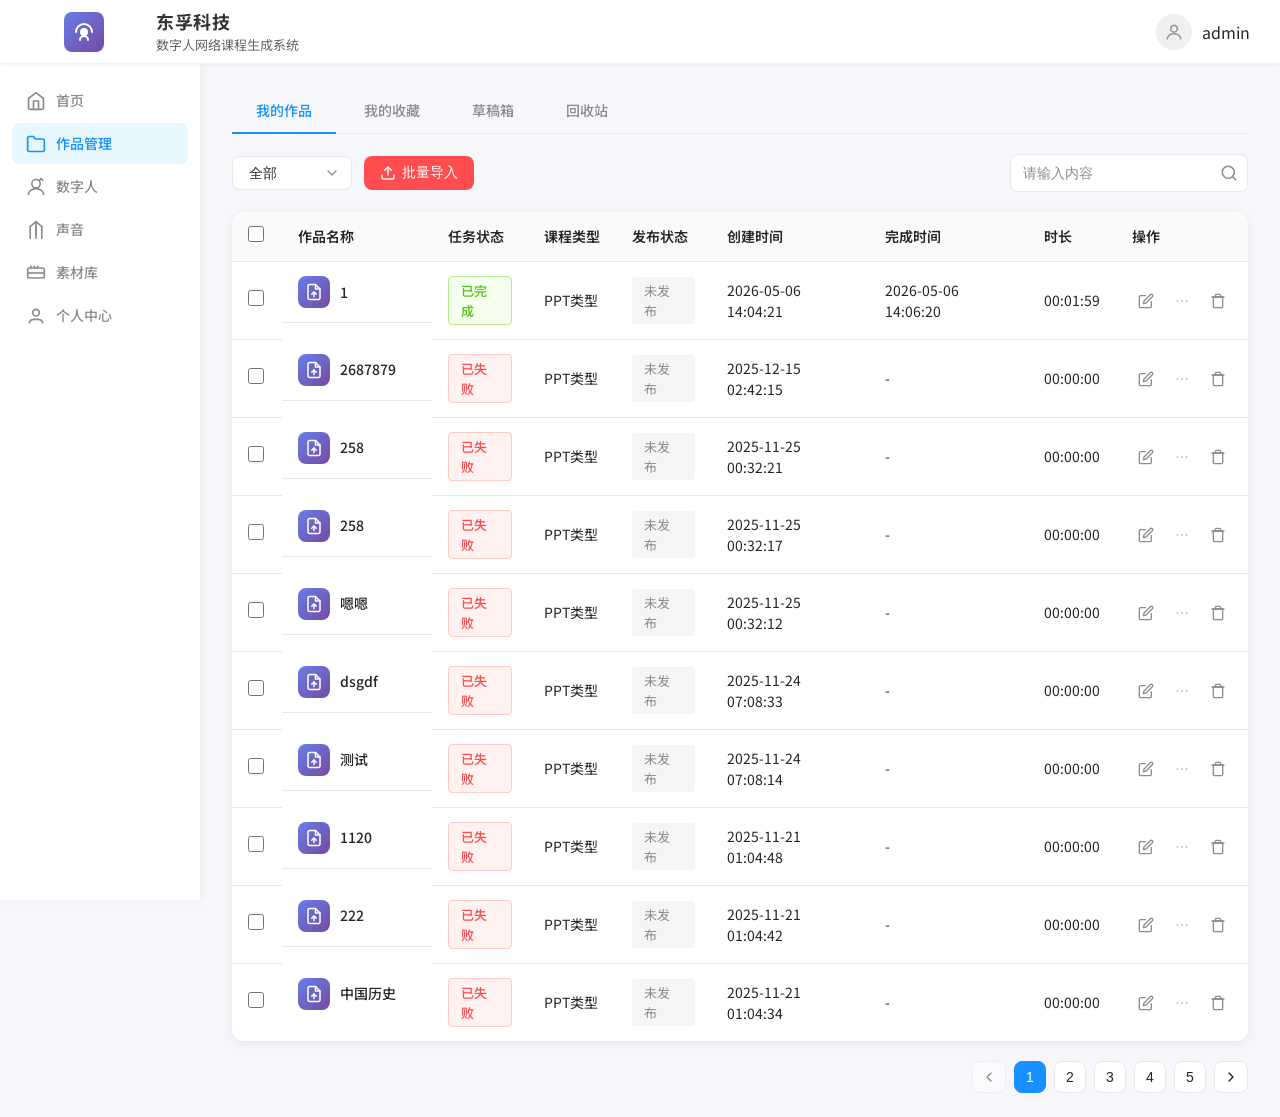
<file: works.html>
<!DOCTYPE html>
<html lang="zh-CN">
<head>
    <meta charset="UTF-8">
    <meta name="viewport" content="width=device-width, initial-scale=1.0">
    <meta http-equiv="Cache-Control" content="no-cache, no-store, must-revalidate">
    <meta http-equiv="Pragma" content="no-cache">
    <meta http-equiv="Expires" content="0">
    <title>作品管理 - 数字人网络课程生成系统 - 东孚科技</title>
    <link rel="stylesheet" href="styles.css?v=3">
    <link rel="stylesheet" href="works.css?v=3">
    <link rel="preconnect" href="https://fonts.googleapis.com">
    <link rel="preconnect" href="https://fonts.gstatic.com" crossorigin>
    <link href="https://fonts.googleapis.com/css2?family=Noto+Sans+SC:wght@400;500;600;700&display=swap" rel="stylesheet">
</head>
<body>
    <div class="app-container">
        <!-- 顶部导航栏 -->
        <header class="top-header">
            <div class="header-left">
                <div class="logo">
                    <div class="logo-icon">
                        <svg viewBox="0 0 40 40" fill="none" xmlns="http://www.w3.org/2000/svg">
                            <rect width="40" height="40" rx="8" fill="url(#logoGradient)"/>
                            <path d="M12 20C12 15.5817 15.5817 12 20 12C24.4183 12 28 15.5817 28 20" stroke="white" stroke-width="2" stroke-linecap="round"/>
                            <circle cx="20" cy="20" r="4" fill="white"/>
                            <path d="M16 28C16 25.7909 17.7909 24 20 24C22.2091 24 24 25.7909 24 28" stroke="white" stroke-width="2" stroke-linecap="round"/>
                            <defs>
                                <linearGradient id="logoGradient" x1="0" y1="0" x2="40" y2="40" gradientUnits="userSpaceOnUse">
                                    <stop stop-color="#667eea"/>
                                    <stop offset="1" stop-color="#764ba2"/>
                                </linearGradient>
                            </defs>
                        </svg>
                    </div>
                    <div class="logo-text">
                        <span class="company-name">东孚科技</span>
                        <span class="product-name">数字人网络课程生成系统</span>
                    </div>
                </div>
            </div>
            <div class="header-right">
                <div class="user-profile">
                    <div class="user-avatar">
                        <svg viewBox="0 0 24 24" fill="none" xmlns="http://www.w3.org/2000/svg">
                            <circle cx="12" cy="8" r="4" stroke="currentColor" stroke-width="2"/>
                            <path d="M4 20C4 16.6863 7.58172 14 12 14C16.4183 14 20 16.6863 20 20" stroke="currentColor" stroke-width="2" stroke-linecap="round"/>
                        </svg>
                    </div>
                    <span class="user-name">admin</span>
                </div>
            </div>
        </header>

        <div class="main-wrapper">
            <!-- 左侧导航栏 -->
            <aside class="sidebar">
                <nav class="nav-menu">
                    <a href="index.html" class="nav-item">
                        <div class="nav-icon">
                            <svg viewBox="0 0 24 24" fill="none" xmlns="http://www.w3.org/2000/svg">
                                <path d="M3 9L12 2L21 9V20C21 20.5304 20.7893 21.0391 20.4142 21.4142C20.0391 21.7893 19.5304 22 19 22H5C4.46957 22 3.96086 21.7893 3.58579 21.4142C3.21071 21.0391 3 20.5304 3 20V9Z" stroke="currentColor" stroke-width="2" stroke-linecap="round" stroke-linejoin="round"/>
                                <path d="M9 22V12H15V22" stroke="currentColor" stroke-width="2" stroke-linecap="round" stroke-linejoin="round"/>
                            </svg>
                        </div>
                        <span>首页</span>
                    </a>
                    <a href="works.html" class="nav-item active">
                        <div class="nav-icon">
                            <svg viewBox="0 0 24 24" fill="none" xmlns="http://www.w3.org/2000/svg">
                                <path d="M22 19C22 19.5304 21.7893 20.0391 21.4142 20.4142C21.0391 20.7893 20.5304 21 20 21H4C3.46957 21 2.96086 20.7893 2.58579 20.4142C2.21071 20.0391 2 19.5304 2 19V5C2 4.46957 2.21071 3.96086 2.58579 3.58579C2.96086 3.21071 3.46957 3 4 3H9L11 6H20C20.5304 6 21.0391 6.21071 21.4142 6.58579C21.7893 6.96086 22 7.46957 22 8V19Z" stroke="currentColor" stroke-width="2" stroke-linecap="round" stroke-linejoin="round"/>
                            </svg>
                        </div>
                        <span>作品管理</span>
                    </a>
                    <a href="#" class="nav-item">
                        <div class="nav-icon">
                            <svg viewBox="0 0 24 24" fill="none" xmlns="http://www.w3.org/2000/svg">
                                <circle cx="12" cy="8" r="5" stroke="currentColor" stroke-width="2"/>
                                <path d="M3 21C3 17.134 7.02944 14 12 14C16.9706 14 21 17.134 21 21" stroke="currentColor" stroke-width="2" stroke-linecap="round"/>
                                <path d="M16 4L18 2L20 4" stroke="currentColor" stroke-width="2" stroke-linecap="round" stroke-linejoin="round"/>
                            </svg>
                        </div>
                        <span>数字人</span>
                    </a>
                    <a href="#" class="nav-item">
                        <div class="nav-icon">
                            <svg viewBox="0 0 24 24" fill="none" xmlns="http://www.w3.org/2000/svg">
                                <path d="M12 18V2" stroke="currentColor" stroke-width="2" stroke-linecap="round"/>
                                <path d="M5 8L12 2L19 8" stroke="currentColor" stroke-width="2" stroke-linecap="round" stroke-linejoin="round"/>
                                <path d="M5 22V8" stroke="currentColor" stroke-width="2" stroke-linecap="round"/>
                                <path d="M19 22V8" stroke="currentColor" stroke-width="2" stroke-linecap="round"/>
                                <path d="M12 22V8" stroke="currentColor" stroke-width="2" stroke-linecap="round"/>
                            </svg>
                        </div>
                        <span>声音</span>
                    </a>
                    <a href="#" class="nav-item">
                        <div class="nav-icon">
                            <svg viewBox="0 0 24 24" fill="none" xmlns="http://www.w3.org/2000/svg">
                                <path d="M20 6H4C2.89543 6 2 6.89543 2 8V16C2 17.1046 2.89543 18 4 18H20C21.1046 18 22 17.1046 22 16V8C22 6.89543 21.1046 6 20 6Z" stroke="currentColor" stroke-width="2"/>
                                <path d="M2 12H22" stroke="currentColor" stroke-width="2"/>
                                <path d="M6 6V4" stroke="currentColor" stroke-width="2" stroke-linecap="round"/>
                                <path d="M10 6V4" stroke="currentColor" stroke-width="2" stroke-linecap="round"/>
                                <path d="M14 6V4" stroke="currentColor" stroke-width="2" stroke-linecap="round"/>
                            </svg>
                        </div>
                        <span>素材库</span>
                    </a>
                    <a href="#" class="nav-item">
                        <div class="nav-icon">
                            <svg viewBox="0 0 24 24" fill="none" xmlns="http://www.w3.org/2000/svg">
                                <circle cx="12" cy="8" r="4" stroke="currentColor" stroke-width="2"/>
                                <path d="M4 20C4 17.7909 6.68629 16 10 16H14C17.3137 16 20 17.7909 20 20" stroke="currentColor" stroke-width="2" stroke-linecap="round"/>
                            </svg>
                        </div>
                        <span>个人中心</span>
                    </a>
                </nav>
            </aside>

            <!-- 主内容区域 -->
            <main class="main-content works-page">
                <!-- Tab 导航 -->
                <div class="works-tabs">
                    <a href="#" class="works-tab active">我的作品</a>
                    <a href="#" class="works-tab">我的收藏</a>
                    <a href="#" class="works-tab">草稿箱</a>
                    <a href="#" class="works-tab">回收站</a>
                </div>

                <!-- 操作栏 -->
                <div class="works-toolbar">
                    <div class="toolbar-left">
                        <div class="filter-dropdown">
                            <select class="filter-select">
                                <option>全部</option>
                                <option>PPT类型</option>
                                <option>文本类型</option>
                            </select>
                            <svg class="dropdown-arrow" viewBox="0 0 24 24" fill="none" xmlns="http://www.w3.org/2000/svg">
                                <path d="M6 9L12 15L18 9" stroke="currentColor" stroke-width="2" stroke-linecap="round" stroke-linejoin="round"/>
                            </svg>
                        </div>
                        <button class="btn-batch-import">
                            <svg viewBox="0 0 24 24" fill="none" xmlns="http://www.w3.org/2000/svg">
                                <path d="M21 15V19C21 19.5304 20.7893 20.0391 20.4142 20.4142C20.0391 20.7893 19.5304 21 19 21H5C4.46957 21 3.96086 20.7893 3.58579 20.4142C3.21071 20.0391 3 19.5304 3 19V15" stroke="currentColor" stroke-width="2" stroke-linecap="round" stroke-linejoin="round"/>
                                <path d="M17 8L12 3L7 8" stroke="currentColor" stroke-width="2" stroke-linecap="round" stroke-linejoin="round"/>
                                <path d="M12 3V15" stroke="currentColor" stroke-width="2" stroke-linecap="round" stroke-linejoin="round"/>
                            </svg>
                            批量导入
                        </button>
                    </div>
                    <div class="toolbar-right">
                        <div class="search-box">
                            <input type="text" class="search-input" placeholder="请输入内容">
                            <button class="search-btn">
                                <svg viewBox="0 0 24 24" fill="none" xmlns="http://www.w3.org/2000/svg">
                                    <circle cx="11" cy="11" r="8" stroke="currentColor" stroke-width="2"/>
                                    <path d="M21 21L16.65 16.65" stroke="currentColor" stroke-width="2" stroke-linecap="round" stroke-linejoin="round"/>
                                </svg>
                            </button>
                        </div>
                    </div>
                </div>

                <!-- 数据表格 -->
                <div class="works-table-wrapper">
                    <table class="works-table">
                        <thead>
                            <tr>
                                <th class="col-checkbox">
                                    <input type="checkbox" class="checkbox-all">
                                </th>
                                <th class="col-name">作品名称</th>
                                <th class="col-status">任务状态</th>
                                <th class="col-type">课程类型</th>
                                <th class="col-publish">发布状态</th>
                                <th class="col-time">创建时间</th>
                                <th class="col-finish-time">完成时间</th>
                                <th class="col-duration">时长</th>
                                <th class="col-action">操作</th>
                            </tr>
                        </thead>
                        <tbody>
                            <tr>
                                <td><input type="checkbox" class="checkbox-item"></td>
                                <td class="work-name-cell">
                                    <div class="work-icon">
                                        <svg viewBox="0 0 24 24" fill="none" xmlns="http://www.w3.org/2000/svg">
                                            <path d="M14 2H6C5.46957 2 4.96086 2.21071 4.58579 2.58579C4.21071 2.96086 4 3.46957 4 4V20C4 20.5304 4.21071 21.0391 4.58579 21.4142C4.96086 21.7893 5.46957 22 6 22H18C18.5304 22 19.0391 21.7893 19.4142 21.4142C19.7893 21.0391 20 20.5304 20 20V8L14 2Z" stroke="currentColor" stroke-width="2" stroke-linecap="round" stroke-linejoin="round"/>
                                            <path d="M14 2V8H20" stroke="currentColor" stroke-width="2" stroke-linecap="round" stroke-linejoin="round"/>
                                            <path d="M12 18V12" stroke="currentColor" stroke-width="2" stroke-linecap="round" stroke-linejoin="round"/>
                                            <path d="M9 15L12 12L15 15" stroke="currentColor" stroke-width="2" stroke-linecap="round" stroke-linejoin="round"/>
                                        </svg>
                                    </div>
                                    <span class="work-name">1</span>
                                </td>
                                <td><span class="status-tag status-success">已完成</span></td>
                                <td>PPT类型</td>
                                <td><span class="publish-tag">未发布</span></td>
                                <td>2026-05-06 14:04:21</td>
                                <td>2026-05-06 14:06:20</td>
                                <td>00:01:59</td>
                                <td>
                                    <div class="action-btns">
                                        <button class="action-btn" title="编辑">
                                            <svg viewBox="0 0 24 24" fill="none" xmlns="http://www.w3.org/2000/svg">
                                                <path d="M11 4H4C3.46957 4 2.96086 4.21071 2.58579 4.58579C2.21071 4.96086 2 5.46957 2 6V20C2 20.5304 2.21071 21.0391 2.58579 21.4142C2.96086 21.7893 3.46957 22 4 22H18C18.5304 22 19.0391 21.7893 19.4142 21.4142C19.7893 21.0391 20 20.5304 20 20V13" stroke="currentColor" stroke-width="2" stroke-linecap="round" stroke-linejoin="round"/>
                                                <path d="M18.5 2.5C18.8978 2.10218 19.4374 1.87868 20 1.87868C20.5626 1.87868 21.1022 2.10218 21.5 2.5C21.8978 2.89782 22.1213 3.43739 22.1213 4C22.1213 4.56261 21.8978 5.10218 21.5 5.5L12 15L8 16L9 12L18.5 2.5Z" stroke="currentColor" stroke-width="2" stroke-linecap="round" stroke-linejoin="round"/>
                                            </svg>
                                        </button>
                                        <button class="action-btn" title="更多">
                                            <svg viewBox="0 0 24 24" fill="none" xmlns="http://www.w3.org/2000/svg">
                                                <circle cx="12" cy="12" r="1" fill="currentColor"/>
                                                <circle cx="19" cy="12" r="1" fill="currentColor"/>
                                                <circle cx="5" cy="12" r="1" fill="currentColor"/>
                                            </svg>
                                        </button>
                                        <button class="action-btn" title="删除">
                                            <svg viewBox="0 0 24 24" fill="none" xmlns="http://www.w3.org/2000/svg">
                                                <path d="M3 6H5H21" stroke="currentColor" stroke-width="2" stroke-linecap="round" stroke-linejoin="round"/>
                                                <path d="M8 6V4C8 3.46957 8.21071 2.96086 8.58579 2.58579C8.96086 2.21071 9.46957 2 10 2H14C14.5304 2 15.0391 2.21071 15.4142 2.58579C15.7893 2.96086 16 3.46957 16 4V6M19 6V20C19 20.5304 18.7893 21.0391 18.4142 21.4142C18.0391 21.7893 17.5304 22 17 22H7C6.46957 22 5.96086 21.7893 5.58579 21.4142C5.21071 21.0391 5 20.5304 5 20V6H19Z" stroke="currentColor" stroke-width="2" stroke-linecap="round" stroke-linejoin="round"/>
                                            </svg>
                                        </button>
                                    </div>
                                </td>
                            </tr>
                            <tr>
                                <td><input type="checkbox" class="checkbox-item"></td>
                                <td class="work-name-cell">
                                    <div class="work-icon">
                                        <svg viewBox="0 0 24 24" fill="none" xmlns="http://www.w3.org/2000/svg">
                                            <path d="M14 2H6C5.46957 2 4.96086 2.21071 4.58579 2.58579C4.21071 2.96086 4 3.46957 4 4V20C4 20.5304 4.21071 21.0391 4.58579 21.4142C4.96086 21.7893 5.46957 22 6 22H18C18.5304 22 19.0391 21.7893 19.4142 21.4142C19.7893 21.0391 20 20.5304 20 20V8L14 2Z" stroke="currentColor" stroke-width="2" stroke-linecap="round" stroke-linejoin="round"/>
                                            <path d="M14 2V8H20" stroke="currentColor" stroke-width="2" stroke-linecap="round" stroke-linejoin="round"/>
                                            <path d="M12 18V12" stroke="currentColor" stroke-width="2" stroke-linecap="round" stroke-linejoin="round"/>
                                            <path d="M9 15L12 12L15 15" stroke="currentColor" stroke-width="2" stroke-linecap="round" stroke-linejoin="round"/>
                                        </svg>
                                    </div>
                                    <span class="work-name">2687879</span>
                                </td>
                                <td><span class="status-tag status-failed">已失败</span></td>
                                <td>PPT类型</td>
                                <td><span class="publish-tag">未发布</span></td>
                                <td>2025-12-15 02:42:15</td>
                                <td>-</td>
                                <td>00:00:00</td>
                                <td>
                                    <div class="action-btns">
                                        <button class="action-btn" title="编辑">
                                            <svg viewBox="0 0 24 24" fill="none" xmlns="http://www.w3.org/2000/svg">
                                                <path d="M11 4H4C3.46957 4 2.96086 4.21071 2.58579 4.58579C2.21071 4.96086 2 5.46957 2 6V20C2 20.5304 2.21071 21.0391 2.58579 21.4142C2.96086 21.7893 3.46957 22 4 22H18C18.5304 22 19.0391 21.7893 19.4142 21.4142C19.7893 21.0391 20 20.5304 20 20V13" stroke="currentColor" stroke-width="2" stroke-linecap="round" stroke-linejoin="round"/>
                                                <path d="M18.5 2.5C18.8978 2.10218 19.4374 1.87868 20 1.87868C20.5626 1.87868 21.1022 2.10218 21.5 2.5C21.8978 2.89782 22.1213 3.43739 22.1213 4C22.1213 4.56261 21.8978 5.10218 21.5 5.5L12 15L8 16L9 12L18.5 2.5Z" stroke="currentColor" stroke-width="2" stroke-linecap="round" stroke-linejoin="round"/>
                                            </svg>
                                        </button>
                                        <button class="action-btn" title="更多">
                                            <svg viewBox="0 0 24 24" fill="none" xmlns="http://www.w3.org/2000/svg">
                                                <circle cx="12" cy="12" r="1" fill="currentColor"/>
                                                <circle cx="19" cy="12" r="1" fill="currentColor"/>
                                                <circle cx="5" cy="12" r="1" fill="currentColor"/>
                                            </svg>
                                        </button>
                                        <button class="action-btn" title="删除">
                                            <svg viewBox="0 0 24 24" fill="none" xmlns="http://www.w3.org/2000/svg">
                                                <path d="M3 6H5H21" stroke="currentColor" stroke-width="2" stroke-linecap="round" stroke-linejoin="round"/>
                                                <path d="M8 6V4C8 3.46957 8.21071 2.96086 8.58579 2.58579C8.96086 2.21071 9.46957 2 10 2H14C14.5304 2 15.0391 2.21071 15.4142 2.58579C15.7893 2.96086 16 3.46957 16 4V6M19 6V20C19 20.5304 18.7893 21.0391 18.4142 21.4142C18.0391 21.7893 17.5304 22 17 22H7C6.46957 22 5.96086 21.7893 5.58579 21.4142C5.21071 21.0391 5 20.5304 5 20V6H19Z" stroke="currentColor" stroke-width="2" stroke-linecap="round" stroke-linejoin="round"/>
                                            </svg>
                                        </button>
                                    </div>
                                </td>
                            </tr>
                            <tr>
                                <td><input type="checkbox" class="checkbox-item"></td>
                                <td class="work-name-cell">
                                    <div class="work-icon">
                                        <svg viewBox="0 0 24 24" fill="none" xmlns="http://www.w3.org/2000/svg">
                                            <path d="M14 2H6C5.46957 2 4.96086 2.21071 4.58579 2.58579C4.21071 2.96086 4 3.46957 4 4V20C4 20.5304 4.21071 21.0391 4.58579 21.4142C4.96086 21.7893 5.46957 22 6 22H18C18.5304 22 19.0391 21.7893 19.4142 21.4142C19.7893 21.0391 20 20.5304 20 20V8L14 2Z" stroke="currentColor" stroke-width="2" stroke-linecap="round" stroke-linejoin="round"/>
                                            <path d="M14 2V8H20" stroke="currentColor" stroke-width="2" stroke-linecap="round" stroke-linejoin="round"/>
                                            <path d="M12 18V12" stroke="currentColor" stroke-width="2" stroke-linecap="round" stroke-linejoin="round"/>
                                            <path d="M9 15L12 12L15 15" stroke="currentColor" stroke-width="2" stroke-linecap="round" stroke-linejoin="round"/>
                                        </svg>
                                    </div>
                                    <span class="work-name">258</span>
                                </td>
                                <td><span class="status-tag status-failed">已失败</span></td>
                                <td>PPT类型</td>
                                <td><span class="publish-tag">未发布</span></td>
                                <td>2025-11-25 00:32:21</td>
                                <td>-</td>
                                <td>00:00:00</td>
                                <td>
                                    <div class="action-btns">
                                        <button class="action-btn" title="编辑">
                                            <svg viewBox="0 0 24 24" fill="none" xmlns="http://www.w3.org/2000/svg">
                                                <path d="M11 4H4C3.46957 4 2.96086 4.21071 2.58579 4.58579C2.21071 4.96086 2 5.46957 2 6V20C2 20.5304 2.21071 21.0391 2.58579 21.4142C2.96086 21.7893 3.46957 22 4 22H18C18.5304 22 19.0391 21.7893 19.4142 21.4142C19.7893 21.0391 20 20.5304 20 20V13" stroke="currentColor" stroke-width="2" stroke-linecap="round" stroke-linejoin="round"/>
                                                <path d="M18.5 2.5C18.8978 2.10218 19.4374 1.87868 20 1.87868C20.5626 1.87868 21.1022 2.10218 21.5 2.5C21.8978 2.89782 22.1213 3.43739 22.1213 4C22.1213 4.56261 21.8978 5.10218 21.5 5.5L12 15L8 16L9 12L18.5 2.5Z" stroke="currentColor" stroke-width="2" stroke-linecap="round" stroke-linejoin="round"/>
                                            </svg>
                                        </button>
                                        <button class="action-btn" title="更多">
                                            <svg viewBox="0 0 24 24" fill="none" xmlns="http://www.w3.org/2000/svg">
                                                <circle cx="12" cy="12" r="1" fill="currentColor"/>
                                                <circle cx="19" cy="12" r="1" fill="currentColor"/>
                                                <circle cx="5" cy="12" r="1" fill="currentColor"/>
                                            </svg>
                                        </button>
                                        <button class="action-btn" title="删除">
                                            <svg viewBox="0 0 24 24" fill="none" xmlns="http://www.w3.org/2000/svg">
                                                <path d="M3 6H5H21" stroke="currentColor" stroke-width="2" stroke-linecap="round" stroke-linejoin="round"/>
                                                <path d="M8 6V4C8 3.46957 8.21071 2.96086 8.58579 2.58579C8.96086 2.21071 9.46957 2 10 2H14C14.5304 2 15.0391 2.21071 15.4142 2.58579C15.7893 2.96086 16 3.46957 16 4V6M19 6V20C19 20.5304 18.7893 21.0391 18.4142 21.4142C18.0391 21.7893 17.5304 22 17 22H7C6.46957 22 5.96086 21.7893 5.58579 21.4142C5.21071 21.0391 5 20.5304 5 20V6H19Z" stroke="currentColor" stroke-width="2" stroke-linecap="round" stroke-linejoin="round"/>
                                            </svg>
                                        </button>
                                    </div>
                                </td>
                            </tr>
                            <tr>
                                <td><input type="checkbox" class="checkbox-item"></td>
                                <td class="work-name-cell">
                                    <div class="work-icon">
                                        <svg viewBox="0 0 24 24" fill="none" xmlns="http://www.w3.org/2000/svg">
                                            <path d="M14 2H6C5.46957 2 4.96086 2.21071 4.58579 2.58579C4.21071 2.96086 4 3.46957 4 4V20C4 20.5304 4.21071 21.0391 4.58579 21.4142C4.96086 21.7893 5.46957 22 6 22H18C18.5304 22 19.0391 21.7893 19.4142 21.4142C19.7893 21.0391 20 20.5304 20 20V8L14 2Z" stroke="currentColor" stroke-width="2" stroke-linecap="round" stroke-linejoin="round"/>
                                            <path d="M14 2V8H20" stroke="currentColor" stroke-width="2" stroke-linecap="round" stroke-linejoin="round"/>
                                            <path d="M12 18V12" stroke="currentColor" stroke-width="2" stroke-linecap="round" stroke-linejoin="round"/>
                                            <path d="M9 15L12 12L15 15" stroke="currentColor" stroke-width="2" stroke-linecap="round" stroke-linejoin="round"/>
                                        </svg>
                                    </div>
                                    <span class="work-name">258</span>
                                </td>
                                <td><span class="status-tag status-failed">已失败</span></td>
                                <td>PPT类型</td>
                                <td><span class="publish-tag">未发布</span></td>
                                <td>2025-11-25 00:32:17</td>
                                <td>-</td>
                                <td>00:00:00</td>
                                <td>
                                    <div class="action-btns">
                                        <button class="action-btn" title="编辑">
                                            <svg viewBox="0 0 24 24" fill="none" xmlns="http://www.w3.org/2000/svg">
                                                <path d="M11 4H4C3.46957 4 2.96086 4.21071 2.58579 4.58579C2.21071 4.96086 2 5.46957 2 6V20C2 20.5304 2.21071 21.0391 2.58579 21.4142C2.96086 21.7893 3.46957 22 4 22H18C18.5304 22 19.0391 21.7893 19.4142 21.4142C19.7893 21.0391 20 20.5304 20 20V13" stroke="currentColor" stroke-width="2" stroke-linecap="round" stroke-linejoin="round"/>
                                                <path d="M18.5 2.5C18.8978 2.10218 19.4374 1.87868 20 1.87868C20.5626 1.87868 21.1022 2.10218 21.5 2.5C21.8978 2.89782 22.1213 3.43739 22.1213 4C22.1213 4.56261 21.8978 5.10218 21.5 5.5L12 15L8 16L9 12L18.5 2.5Z" stroke="currentColor" stroke-width="2" stroke-linecap="round" stroke-linejoin="round"/>
                                            </svg>
                                        </button>
                                        <button class="action-btn" title="更多">
                                            <svg viewBox="0 0 24 24" fill="none" xmlns="http://www.w3.org/2000/svg">
                                                <circle cx="12" cy="12" r="1" fill="currentColor"/>
                                                <circle cx="19" cy="12" r="1" fill="currentColor"/>
                                                <circle cx="5" cy="12" r="1" fill="currentColor"/>
                                            </svg>
                                        </button>
                                        <button class="action-btn" title="删除">
                                            <svg viewBox="0 0 24 24" fill="none" xmlns="http://www.w3.org/2000/svg">
                                                <path d="M3 6H5H21" stroke="currentColor" stroke-width="2" stroke-linecap="round" stroke-linejoin="round"/>
                                                <path d="M8 6V4C8 3.46957 8.21071 2.96086 8.58579 2.58579C8.96086 2.21071 9.46957 2 10 2H14C14.5304 2 15.0391 2.21071 15.4142 2.58579C15.7893 2.96086 16 3.46957 16 4V6M19 6V20C19 20.5304 18.7893 21.0391 18.4142 21.4142C18.0391 21.7893 17.5304 22 17 22H7C6.46957 22 5.96086 21.7893 5.58579 21.4142C5.21071 21.0391 5 20.5304 5 20V6H19Z" stroke="currentColor" stroke-width="2" stroke-linecap="round" stroke-linejoin="round"/>
                                            </svg>
                                        </button>
                                    </div>
                                </td>
                            </tr>
                            <tr>
                                <td><input type="checkbox" class="checkbox-item"></td>
                                <td class="work-name-cell">
                                    <div class="work-icon">
                                        <svg viewBox="0 0 24 24" fill="none" xmlns="http://www.w3.org/2000/svg">
                                            <path d="M14 2H6C5.46957 2 4.96086 2.21071 4.58579 2.58579C4.21071 2.96086 4 3.46957 4 4V20C4 20.5304 4.21071 21.0391 4.58579 21.4142C4.96086 21.7893 5.46957 22 6 22H18C18.5304 22 19.0391 21.7893 19.4142 21.4142C19.7893 21.0391 20 20.5304 20 20V8L14 2Z" stroke="currentColor" stroke-width="2" stroke-linecap="round" stroke-linejoin="round"/>
                                            <path d="M14 2V8H20" stroke="currentColor" stroke-width="2" stroke-linecap="round" stroke-linejoin="round"/>
                                            <path d="M12 18V12" stroke="currentColor" stroke-width="2" stroke-linecap="round" stroke-linejoin="round"/>
                                            <path d="M9 15L12 12L15 15" stroke="currentColor" stroke-width="2" stroke-linecap="round" stroke-linejoin="round"/>
                                        </svg>
                                    </div>
                                    <span class="work-name">嗯嗯</span>
                                </td>
                                <td><span class="status-tag status-failed">已失败</span></td>
                                <td>PPT类型</td>
                                <td><span class="publish-tag">未发布</span></td>
                                <td>2025-11-25 00:32:12</td>
                                <td>-</td>
                                <td>00:00:00</td>
                                <td>
                                    <div class="action-btns">
                                        <button class="action-btn" title="编辑">
                                            <svg viewBox="0 0 24 24" fill="none" xmlns="http://www.w3.org/2000/svg">
                                                <path d="M11 4H4C3.46957 4 2.96086 4.21071 2.58579 4.58579C2.21071 4.96086 2 5.46957 2 6V20C2 20.5304 2.21071 21.0391 2.58579 21.4142C2.96086 21.7893 3.46957 22 4 22H18C18.5304 22 19.0391 21.7893 19.4142 21.4142C19.7893 21.0391 20 20.5304 20 20V13" stroke="currentColor" stroke-width="2" stroke-linecap="round" stroke-linejoin="round"/>
                                                <path d="M18.5 2.5C18.8978 2.10218 19.4374 1.87868 20 1.87868C20.5626 1.87868 21.1022 2.10218 21.5 2.5C21.8978 2.89782 22.1213 3.43739 22.1213 4C22.1213 4.56261 21.8978 5.10218 21.5 5.5L12 15L8 16L9 12L18.5 2.5Z" stroke="currentColor" stroke-width="2" stroke-linecap="round" stroke-linejoin="round"/>
                                            </svg>
                                        </button>
                                        <button class="action-btn" title="更多">
                                            <svg viewBox="0 0 24 24" fill="none" xmlns="http://www.w3.org/2000/svg">
                                                <circle cx="12" cy="12" r="1" fill="currentColor"/>
                                                <circle cx="19" cy="12" r="1" fill="currentColor"/>
                                                <circle cx="5" cy="12" r="1" fill="currentColor"/>
                                            </svg>
                                        </button>
                                        <button class="action-btn" title="删除">
                                            <svg viewBox="0 0 24 24" fill="none" xmlns="http://www.w3.org/2000/svg">
                                                <path d="M3 6H5H21" stroke="currentColor" stroke-width="2" stroke-linecap="round" stroke-linejoin="round"/>
                                                <path d="M8 6V4C8 3.46957 8.21071 2.96086 8.58579 2.58579C8.96086 2.21071 9.46957 2 10 2H14C14.5304 2 15.0391 2.21071 15.4142 2.58579C15.7893 2.96086 16 3.46957 16 4V6M19 6V20C19 20.5304 18.7893 21.0391 18.4142 21.4142C18.0391 21.7893 17.5304 22 17 22H7C6.46957 22 5.96086 21.7893 5.58579 21.4142C5.21071 21.0391 5 20.5304 5 20V6H19Z" stroke="currentColor" stroke-width="2" stroke-linecap="round" stroke-linejoin="round"/>
                                            </svg>
                                        </button>
                                    </div>
                                </td>
                            </tr>
                            <tr>
                                <td><input type="checkbox" class="checkbox-item"></td>
                                <td class="work-name-cell">
                                    <div class="work-icon">
                                        <svg viewBox="0 0 24 24" fill="none" xmlns="http://www.w3.org/2000/svg">
                                            <path d="M14 2H6C5.46957 2 4.96086 2.21071 4.58579 2.58579C4.21071 2.96086 4 3.46957 4 4V20C4 20.5304 4.21071 21.0391 4.58579 21.4142C4.96086 21.7893 5.46957 22 6 22H18C18.5304 22 19.0391 21.7893 19.4142 21.4142C19.7893 21.0391 20 20.5304 20 20V8L14 2Z" stroke="currentColor" stroke-width="2" stroke-linecap="round" stroke-linejoin="round"/>
                                            <path d="M14 2V8H20" stroke="currentColor" stroke-width="2" stroke-linecap="round" stroke-linejoin="round"/>
                                            <path d="M12 18V12" stroke="currentColor" stroke-width="2" stroke-linecap="round" stroke-linejoin="round"/>
                                            <path d="M9 15L12 12L15 15" stroke="currentColor" stroke-width="2" stroke-linecap="round" stroke-linejoin="round"/>
                                        </svg>
                                    </div>
                                    <span class="work-name">dsgdf</span>
                                </td>
                                <td><span class="status-tag status-failed">已失败</span></td>
                                <td>PPT类型</td>
                                <td><span class="publish-tag">未发布</span></td>
                                <td>2025-11-24 07:08:33</td>
                                <td>-</td>
                                <td>00:00:00</td>
                                <td>
                                    <div class="action-btns">
                                        <button class="action-btn" title="编辑">
                                            <svg viewBox="0 0 24 24" fill="none" xmlns="http://www.w3.org/2000/svg">
                                                <path d="M11 4H4C3.46957 4 2.96086 4.21071 2.58579 4.58579C2.21071 4.96086 2 5.46957 2 6V20C2 20.5304 2.21071 21.0391 2.58579 21.4142C2.96086 21.7893 3.46957 22 4 22H18C18.5304 22 19.0391 21.7893 19.4142 21.4142C19.7893 21.0391 20 20.5304 20 20V13" stroke="currentColor" stroke-width="2" stroke-linecap="round" stroke-linejoin="round"/>
                                                <path d="M18.5 2.5C18.8978 2.10218 19.4374 1.87868 20 1.87868C20.5626 1.87868 21.1022 2.10218 21.5 2.5C21.8978 2.89782 22.1213 3.43739 22.1213 4C22.1213 4.56261 21.8978 5.10218 21.5 5.5L12 15L8 16L9 12L18.5 2.5Z" stroke="currentColor" stroke-width="2" stroke-linecap="round" stroke-linejoin="round"/>
                                            </svg>
                                        </button>
                                        <button class="action-btn" title="更多">
                                            <svg viewBox="0 0 24 24" fill="none" xmlns="http://www.w3.org/2000/svg">
                                                <circle cx="12" cy="12" r="1" fill="currentColor"/>
                                                <circle cx="19" cy="12" r="1" fill="currentColor"/>
                                                <circle cx="5" cy="12" r="1" fill="currentColor"/>
                                            </svg>
                                        </button>
                                        <button class="action-btn" title="删除">
                                            <svg viewBox="0 0 24 24" fill="none" xmlns="http://www.w3.org/2000/svg">
                                                <path d="M3 6H5H21" stroke="currentColor" stroke-width="2" stroke-linecap="round" stroke-linejoin="round"/>
                                                <path d="M8 6V4C8 3.46957 8.21071 2.96086 8.58579 2.58579C8.96086 2.21071 9.46957 2 10 2H14C14.5304 2 15.0391 2.21071 15.4142 2.58579C15.7893 2.96086 16 3.46957 16 4V6M19 6V20C19 20.5304 18.7893 21.0391 18.4142 21.4142C18.0391 21.7893 17.5304 22 17 22H7C6.46957 22 5.96086 21.7893 5.58579 21.4142C5.21071 21.0391 5 20.5304 5 20V6H19Z" stroke="currentColor" stroke-width="2" stroke-linecap="round" stroke-linejoin="round"/>
                                            </svg>
                                        </button>
                                    </div>
                                </td>
                            </tr>
                            <tr>
                                <td><input type="checkbox" class="checkbox-item"></td>
                                <td class="work-name-cell">
                                    <div class="work-icon">
                                        <svg viewBox="0 0 24 24" fill="none" xmlns="http://www.w3.org/2000/svg">
                                            <path d="M14 2H6C5.46957 2 4.96086 2.21071 4.58579 2.58579C4.21071 2.96086 4 3.46957 4 4V20C4 20.5304 4.21071 21.0391 4.58579 21.4142C4.96086 21.7893 5.46957 22 6 22H18C18.5304 22 19.0391 21.7893 19.4142 21.4142C19.7893 21.0391 20 20.5304 20 20V8L14 2Z" stroke="currentColor" stroke-width="2" stroke-linecap="round" stroke-linejoin="round"/>
                                            <path d="M14 2V8H20" stroke="currentColor" stroke-width="2" stroke-linecap="round" stroke-linejoin="round"/>
                                            <path d="M12 18V12" stroke="currentColor" stroke-width="2" stroke-linecap="round" stroke-linejoin="round"/>
                                            <path d="M9 15L12 12L15 15" stroke="currentColor" stroke-width="2" stroke-linecap="round" stroke-linejoin="round"/>
                                        </svg>
                                    </div>
                                    <span class="work-name">测试</span>
                                </td>
                                <td><span class="status-tag status-failed">已失败</span></td>
                                <td>PPT类型</td>
                                <td><span class="publish-tag">未发布</span></td>
                                <td>2025-11-24 07:08:14</td>
                                <td>-</td>
                                <td>00:00:00</td>
                                <td>
                                    <div class="action-btns">
                                        <button class="action-btn" title="编辑">
                                            <svg viewBox="0 0 24 24" fill="none" xmlns="http://www.w3.org/2000/svg">
                                                <path d="M11 4H4C3.46957 4 2.96086 4.21071 2.58579 4.58579C2.21071 4.96086 2 5.46957 2 6V20C2 20.5304 2.21071 21.0391 2.58579 21.4142C2.96086 21.7893 3.46957 22 4 22H18C18.5304 22 19.0391 21.7893 19.4142 21.4142C19.7893 21.0391 20 20.5304 20 20V13" stroke="currentColor" stroke-width="2" stroke-linecap="round" stroke-linejoin="round"/>
                                                <path d="M18.5 2.5C18.8978 2.10218 19.4374 1.87868 20 1.87868C20.5626 1.87868 21.1022 2.10218 21.5 2.5C21.8978 2.89782 22.1213 3.43739 22.1213 4C22.1213 4.56261 21.8978 5.10218 21.5 5.5L12 15L8 16L9 12L18.5 2.5Z" stroke="currentColor" stroke-width="2" stroke-linecap="round" stroke-linejoin="round"/>
                                            </svg>
                                        </button>
                                        <button class="action-btn" title="更多">
                                            <svg viewBox="0 0 24 24" fill="none" xmlns="http://www.w3.org/2000/svg">
                                                <circle cx="12" cy="12" r="1" fill="currentColor"/>
                                                <circle cx="19" cy="12" r="1" fill="currentColor"/>
                                                <circle cx="5" cy="12" r="1" fill="currentColor"/>
                                            </svg>
                                        </button>
                                        <button class="action-btn" title="删除">
                                            <svg viewBox="0 0 24 24" fill="none" xmlns="http://www.w3.org/2000/svg">
                                                <path d="M3 6H5H21" stroke="currentColor" stroke-width="2" stroke-linecap="round" stroke-linejoin="round"/>
                                                <path d="M8 6V4C8 3.46957 8.21071 2.96086 8.58579 2.58579C8.96086 2.21071 9.46957 2 10 2H14C14.5304 2 15.0391 2.21071 15.4142 2.58579C15.7893 2.96086 16 3.46957 16 4V6M19 6V20C19 20.5304 18.7893 21.0391 18.4142 21.4142C18.0391 21.7893 17.5304 22 17 22H7C6.46957 22 5.96086 21.7893 5.58579 21.4142C5.21071 21.0391 5 20.5304 5 20V6H19Z" stroke="currentColor" stroke-width="2" stroke-linecap="round" stroke-linejoin="round"/>
                                            </svg>
                                        </button>
                                    </div>
                                </td>
                            </tr>
                            <tr>
                                <td><input type="checkbox" class="checkbox-item"></td>
                                <td class="work-name-cell">
                                    <div class="work-icon">
                                        <svg viewBox="0 0 24 24" fill="none" xmlns="http://www.w3.org/2000/svg">
                                            <path d="M14 2H6C5.46957 2 4.96086 2.21071 4.58579 2.58579C4.21071 2.96086 4 3.46957 4 4V20C4 20.5304 4.21071 21.0391 4.58579 21.4142C4.96086 21.7893 5.46957 22 6 22H18C18.5304 22 19.0391 21.7893 19.4142 21.4142C19.7893 21.0391 20 20.5304 20 20V8L14 2Z" stroke="currentColor" stroke-width="2" stroke-linecap="round" stroke-linejoin="round"/>
                                            <path d="M14 2V8H20" stroke="currentColor" stroke-width="2" stroke-linecap="round" stroke-linejoin="round"/>
                                            <path d="M12 18V12" stroke="currentColor" stroke-width="2" stroke-linecap="round" stroke-linejoin="round"/>
                                            <path d="M9 15L12 12L15 15" stroke="currentColor" stroke-width="2" stroke-linecap="round" stroke-linejoin="round"/>
                                        </svg>
                                    </div>
                                    <span class="work-name">1120</span>
                                </td>
                                <td><span class="status-tag status-failed">已失败</span></td>
                                <td>PPT类型</td>
                                <td><span class="publish-tag">未发布</span></td>
                                <td>2025-11-21 01:04:48</td>
                                <td>-</td>
                                <td>00:00:00</td>
                                <td>
                                    <div class="action-btns">
                                        <button class="action-btn" title="编辑">
                                            <svg viewBox="0 0 24 24" fill="none" xmlns="http://www.w3.org/2000/svg">
                                                <path d="M11 4H4C3.46957 4 2.96086 4.21071 2.58579 4.58579C2.21071 4.96086 2 5.46957 2 6V20C2 20.5304 2.21071 21.0391 2.58579 21.4142C2.96086 21.7893 3.46957 22 4 22H18C18.5304 22 19.0391 21.7893 19.4142 21.4142C19.7893 21.0391 20 20.5304 20 20V13" stroke="currentColor" stroke-width="2" stroke-linecap="round" stroke-linejoin="round"/>
                                                <path d="M18.5 2.5C18.8978 2.10218 19.4374 1.87868 20 1.87868C20.5626 1.87868 21.1022 2.10218 21.5 2.5C21.8978 2.89782 22.1213 3.43739 22.1213 4C22.1213 4.56261 21.8978 5.10218 21.5 5.5L12 15L8 16L9 12L18.5 2.5Z" stroke="currentColor" stroke-width="2" stroke-linecap="round" stroke-linejoin="round"/>
                                            </svg>
                                        </button>
                                        <button class="action-btn" title="更多">
                                            <svg viewBox="0 0 24 24" fill="none" xmlns="http://www.w3.org/2000/svg">
                                                <circle cx="12" cy="12" r="1" fill="currentColor"/>
                                                <circle cx="19" cy="12" r="1" fill="currentColor"/>
                                                <circle cx="5" cy="12" r="1" fill="currentColor"/>
                                            </svg>
                                        </button>
                                        <button class="action-btn" title="删除">
                                            <svg viewBox="0 0 24 24" fill="none" xmlns="http://www.w3.org/2000/svg">
                                                <path d="M3 6H5H21" stroke="currentColor" stroke-width="2" stroke-linecap="round" stroke-linejoin="round"/>
                                                <path d="M8 6V4C8 3.46957 8.21071 2.96086 8.58579 2.58579C8.96086 2.21071 9.46957 2 10 2H14C14.5304 2 15.0391 2.21071 15.4142 2.58579C15.7893 2.96086 16 3.46957 16 4V6M19 6V20C19 20.5304 18.7893 21.0391 18.4142 21.4142C18.0391 21.7893 17.5304 22 17 22H7C6.46957 22 5.96086 21.7893 5.58579 21.4142C5.21071 21.0391 5 20.5304 5 20V6H19Z" stroke="currentColor" stroke-width="2" stroke-linecap="round" stroke-linejoin="round"/>
                                            </svg>
                                        </button>
                                    </div>
                                </td>
                            </tr>
                            <tr>
                                <td><input type="checkbox" class="checkbox-item"></td>
                                <td class="work-name-cell">
                                    <div class="work-icon">
                                        <svg viewBox="0 0 24 24" fill="none" xmlns="http://www.w3.org/2000/svg">
                                            <path d="M14 2H6C5.46957 2 4.96086 2.21071 4.58579 2.58579C4.21071 2.96086 4 3.46957 4 4V20C4 20.5304 4.21071 21.0391 4.58579 21.4142C4.96086 21.7893 5.46957 22 6 22H18C18.5304 22 19.0391 21.7893 19.4142 21.4142C19.7893 21.0391 20 20.5304 20 20V8L14 2Z" stroke="currentColor" stroke-width="2" stroke-linecap="round" stroke-linejoin="round"/>
                                            <path d="M14 2V8H20" stroke="currentColor" stroke-width="2" stroke-linecap="round" stroke-linejoin="round"/>
                                            <path d="M12 18V12" stroke="currentColor" stroke-width="2" stroke-linecap="round" stroke-linejoin="round"/>
                                            <path d="M9 15L12 12L15 15" stroke="currentColor" stroke-width="2" stroke-linecap="round" stroke-linejoin="round"/>
                                        </svg>
                                    </div>
                                    <span class="work-name">222</span>
                                </td>
                                <td><span class="status-tag status-failed">已失败</span></td>
                                <td>PPT类型</td>
                                <td><span class="publish-tag">未发布</span></td>
                                <td>2025-11-21 01:04:42</td>
                                <td>-</td>
                                <td>00:00:00</td>
                                <td>
                                    <div class="action-btns">
                                        <button class="action-btn" title="编辑">
                                            <svg viewBox="0 0 24 24" fill="none" xmlns="http://www.w3.org/2000/svg">
                                                <path d="M11 4H4C3.46957 4 2.96086 4.21071 2.58579 4.58579C2.21071 4.96086 2 5.46957 2 6V20C2 20.5304 2.21071 21.0391 2.58579 21.4142C2.96086 21.7893 3.46957 22 4 22H18C18.5304 22 19.0391 21.7893 19.4142 21.4142C19.7893 21.0391 20 20.5304 20 20V13" stroke="currentColor" stroke-width="2" stroke-linecap="round" stroke-linejoin="round"/>
                                                <path d="M18.5 2.5C18.8978 2.10218 19.4374 1.87868 20 1.87868C20.5626 1.87868 21.1022 2.10218 21.5 2.5C21.8978 2.89782 22.1213 3.43739 22.1213 4C22.1213 4.56261 21.8978 5.10218 21.5 5.5L12 15L8 16L9 12L18.5 2.5Z" stroke="currentColor" stroke-width="2" stroke-linecap="round" stroke-linejoin="round"/>
                                            </svg>
                                        </button>
                                        <button class="action-btn" title="更多">
                                            <svg viewBox="0 0 24 24" fill="none" xmlns="http://www.w3.org/2000/svg">
                                                <circle cx="12" cy="12" r="1" fill="currentColor"/>
                                                <circle cx="19" cy="12" r="1" fill="currentColor"/>
                                                <circle cx="5" cy="12" r="1" fill="currentColor"/>
                                            </svg>
                                        </button>
                                        <button class="action-btn" title="删除">
                                            <svg viewBox="0 0 24 24" fill="none" xmlns="http://www.w3.org/2000/svg">
                                                <path d="M3 6H5H21" stroke="currentColor" stroke-width="2" stroke-linecap="round" stroke-linejoin="round"/>
                                                <path d="M8 6V4C8 3.46957 8.21071 2.96086 8.58579 2.58579C8.96086 2.21071 9.46957 2 10 2H14C14.5304 2 15.0391 2.21071 15.4142 2.58579C15.7893 2.96086 16 3.46957 16 4V6M19 6V20C19 20.5304 18.7893 21.0391 18.4142 21.4142C18.0391 21.7893 17.5304 22 17 22H7C6.46957 22 5.96086 21.7893 5.58579 21.4142C5.21071 21.0391 5 20.5304 5 20V6H19Z" stroke="currentColor" stroke-width="2" stroke-linecap="round" stroke-linejoin="round"/>
                                            </svg>
                                        </button>
                                    </div>
                                </td>
                            </tr>
                            <tr>
                                <td><input type="checkbox" class="checkbox-item"></td>
                                <td class="work-name-cell">
                                    <div class="work-icon">
                                        <svg viewBox="0 0 24 24" fill="none" xmlns="http://www.w3.org/2000/svg">
                                            <path d="M14 2H6C5.46957 2 4.96086 2.21071 4.58579 2.58579C4.21071 2.96086 4 3.46957 4 4V20C4 20.5304 4.21071 21.0391 4.58579 21.4142C4.96086 21.7893 5.46957 22 6 22H18C18.5304 22 19.0391 21.7893 19.4142 21.4142C19.7893 21.0391 20 20.5304 20 20V8L14 2Z" stroke="currentColor" stroke-width="2" stroke-linecap="round" stroke-linejoin="round"/>
                                            <path d="M14 2V8H20" stroke="currentColor" stroke-width="2" stroke-linecap="round" stroke-linejoin="round"/>
                                            <path d="M12 18V12" stroke="currentColor" stroke-width="2" stroke-linecap="round" stroke-linejoin="round"/>
                                            <path d="M9 15L12 12L15 15" stroke="currentColor" stroke-width="2" stroke-linecap="round" stroke-linejoin="round"/>
                                        </svg>
                                    </div>
                                    <span class="work-name">中国历史</span>
                                </td>
                                <td><span class="status-tag status-failed">已失败</span></td>
                                <td>PPT类型</td>
                                <td><span class="publish-tag">未发布</span></td>
                                <td>2025-11-21 01:04:34</td>
                                <td>-</td>
                                <td>00:00:00</td>
                                <td>
                                    <div class="action-btns">
                                        <button class="action-btn" title="编辑">
                                            <svg viewBox="0 0 24 24" fill="none" xmlns="http://www.w3.org/2000/svg">
                                                <path d="M11 4H4C3.46957 4 2.96086 4.21071 2.58579 4.58579C2.21071 4.96086 2 5.46957 2 6V20C2 20.5304 2.21071 21.0391 2.58579 21.4142C2.96086 21.7893 3.46957 22 4 22H18C18.5304 22 19.0391 21.7893 19.4142 21.4142C19.7893 21.0391 20 20.5304 20 20V13" stroke="currentColor" stroke-width="2" stroke-linecap="round" stroke-linejoin="round"/>
                                                <path d="M18.5 2.5C18.8978 2.10218 19.4374 1.87868 20 1.87868C20.5626 1.87868 21.1022 2.10218 21.5 2.5C21.8978 2.89782 22.1213 3.43739 22.1213 4C22.1213 4.56261 21.8978 5.10218 21.5 5.5L12 15L8 16L9 12L18.5 2.5Z" stroke="currentColor" stroke-width="2" stroke-linecap="round" stroke-linejoin="round"/>
                                            </svg>
                                        </button>
                                        <button class="action-btn" title="更多">
                                            <svg viewBox="0 0 24 24" fill="none" xmlns="http://www.w3.org/2000/svg">
                                                <circle cx="12" cy="12" r="1" fill="currentColor"/>
                                                <circle cx="19" cy="12" r="1" fill="currentColor"/>
                                                <circle cx="5" cy="12" r="1" fill="currentColor"/>
                                            </svg>
                                        </button>
                                        <button class="action-btn" title="删除">
                                            <svg viewBox="0 0 24 24" fill="none" xmlns="http://www.w3.org/2000/svg">
                                                <path d="M3 6H5H21" stroke="currentColor" stroke-width="2" stroke-linecap="round" stroke-linejoin="round"/>
                                                <path d="M8 6V4C8 3.46957 8.21071 2.96086 8.58579 2.58579C8.96086 2.21071 9.46957 2 10 2H14C14.5304 2 15.0391 2.21071 15.4142 2.58579C15.7893 2.96086 16 3.46957 16 4V6M19 6V20C19 20.5304 18.7893 21.0391 18.4142 21.4142C18.0391 21.7893 17.5304 22 17 22H7C6.46957 22 5.96086 21.7893 5.58579 21.4142C5.21071 21.0391 5 20.5304 5 20V6H19Z" stroke="currentColor" stroke-width="2" stroke-linecap="round" stroke-linejoin="round"/>
                                            </svg>
                                        </button>
                                    </div>
                                </td>
                            </tr>
                        </tbody>
                    </table>
                </div>

                <!-- 分页 -->
                <div class="pagination">
                    <button class="page-btn page-prev" disabled>
                        <svg viewBox="0 0 24 24" fill="none" xmlns="http://www.w3.org/2000/svg">
                            <path d="M15 18L9 12L15 6" stroke="currentColor" stroke-width="2" stroke-linecap="round" stroke-linejoin="round"/>
                        </svg>
                    </button>
                    <button class="page-btn page-number active">1</button>
                    <button class="page-btn page-number">2</button>
                    <button class="page-btn page-number">3</button>
                    <button class="page-btn page-number">4</button>
                    <button class="page-btn page-number">5</button>
                    <button class="page-btn page-next">
                        <svg viewBox="0 0 24 24" fill="none" xmlns="http://www.w3.org/2000/svg">
                            <path d="M9 18L15 12L9 6" stroke="currentColor" stroke-width="2" stroke-linecap="round" stroke-linejoin="round"/>
                        </svg>
                    </button>
                </div>
            </main>
        </div>
    </div>

    <script src="script.js?v=3"></script>
    <script src="works.js?v=3"></script>
</body>
</html>
</file>
<file: styles.css>
/* 基础重置 */
* {
    margin: 0;
    padding: 0;
    box-sizing: border-box;
}

:root {
    --primary-blue: #1890ff;
    --primary-blue-dark: #096dd9;
    --purple: #722ed1;
    --purple-light: #b37feb;
    --bg-gray: #f5f7fa;
    --text-primary: #262626;
    --text-secondary: #8c8c8c;
    --border-color: #e8e8e8;
    --shadow-sm: 0 2px 8px rgba(0, 0, 0, 0.08);
    --shadow-md: 0 4px 16px rgba(0, 0, 0, 0.12);
    --shadow-lg: 0 8px 32px rgba(0, 0, 0, 0.16);
    --radius-sm: 8px;
    --radius-md: 12px;
    --radius-lg: 16px;
    --transition-fast: 0.2s ease;
    --transition-normal: 0.3s ease;
}

body {
    font-family: 'Noto Sans SC', -apple-system, BlinkMacSystemFont, 'Segoe UI', Roboto, 'Helvetica Neue', Arial, sans-serif;
    background-color: var(--bg-gray);
    color: var(--text-primary);
    line-height: 1.5;
    min-height: 100vh;
}

/* 应用容器 */
.app-container {
    display: flex;
    flex-direction: column;
    min-height: 100vh;
}

/* 顶部导航栏 */
.top-header {
    height: 64px;
    background: #fff;
    display: flex;
    align-items: center;
    justify-content: space-between;
    padding: 0 24px;
    position: fixed;
    top: 0;
    left: 0;
    right: 0;
    z-index: 100;
    box-shadow: 0 1px 4px rgba(0, 0, 0, 0.05);
    border-bottom: 1px solid #f0f0f0;
}

.header-left {
    display: flex;
    align-items: center;
}

.logo {
    display: flex;
    align-items: center;
    gap: 12px;
}

.logo-icon {
    width: 120px;
    height: 40px;
}

.logo-icon svg {
    width: 100%;
    height: 100%;
}

.logo-text {
    display: flex;
    flex-direction: column;
}

.company-name {
    font-size: 18px;
    font-weight: 700;
    color: #333;
    letter-spacing: 0.5px;
}

.product-name {
    font-size: 13px;
    color: #666;
}

.header-right {
    display: flex;
    align-items: center;
}

.user-profile {
    display: flex;
    align-items: center;
    gap: 10px;
    padding: 6px;
    cursor: pointer;
    transition: var(--transition-fast);
}

.user-avatar {
    width: 36px;
    height: 36px;
    background: #f0f0f0;
    border-radius: 50%;
    display: flex;
    align-items: center;
    justify-content: center;
    color: #999;
}

.user-avatar svg {
    width: 20px;
    height: 20px;
}

/* 主布局 */
.main-wrapper {
    display: flex;
    margin-top: 64px;
    min-height: calc(100vh - 64px);
}

/* 侧边栏 */
.sidebar {
    width: 200px;
    background: white;
    position: fixed;
    left: 0;
    top: 64px;
    bottom: 0;
    padding: 16px 0;
    box-shadow: 2px 0 8px rgba(0, 0, 0, 0.05);
    z-index: 90;
    display: flex;
    flex-direction: column;
}

.nav-menu {
    display: flex;
    flex-direction: column;
    gap: 2px;
    padding: 0 12px;
    flex: 1;
}

.nav-item {
    display: flex;
    align-items: center;
    gap: 10px;
    padding: 10px 14px;
    border-radius: var(--radius-sm);
    color: var(--text-secondary);
    text-decoration: none;
    font-size: 14px;
    font-weight: 500;
    transition: var(--transition-fast);
    position: relative;
}

.nav-item:hover {
    background: var(--bg-gray);
    color: var(--primary-blue);
}

.nav-item.active {
    background: #e6f7ff;
    color: var(--primary-blue);
}

.nav-icon {
    width: 20px;
    height: 20px;
    display: flex;
    align-items: center;
    justify-content: center;
}

.nav-icon svg {
    width: 100%;
    height: 100%;
}

/* 快速入门教程 */
.quick-start-sidebar {
    padding: 0 12px 16px;
    margin-top: auto;
}

.quick-start-card {
    display: flex;
    align-items: center;
    gap: 8px;
    padding: 12px 16px;
    background: linear-gradient(135deg, #ffd666 0%, #ffc53d 100%);
    border-radius: var(--radius-md);
    color: #ad6800;
    font-weight: 500;
    cursor: pointer;
    transition: var(--transition-fast);
    font-size: 13px;
}

.quick-start-card:hover {
    transform: translateY(-2px);
    box-shadow: 0 4px 12px rgba(255, 214, 102, 0.4);
}

.quick-start-icon {
    width: 20px;
    height: 20px;
}

.quick-start-icon svg {
    width: 100%;
    height: 100%;
}

/* 主内容区域 */
.main-content {
    flex: 1;
    margin-left: 200px;
    padding: 24px 32px;
    max-width: calc(100% - 200px);
}

/* 欢迎区域 */
.welcome-section {
    margin-bottom: 24px;
}

.welcome-title {
    font-size: 18px;
    font-weight: 600;
    color: var(--text-primary);
}

.user-highlight {
    color: var(--text-primary);
}

/* 功能卡片区域 */
.features-section {
    margin-bottom: 32px;
}

.features-grid {
    display: grid;
    grid-template-columns: repeat(4, 1fr);
    gap: 16px;
}

.feature-card {
    background: white;
    border-radius: var(--radius-md);
    padding: 16px;
    box-shadow: var(--shadow-sm);
    transition: var(--transition-normal);
    cursor: pointer;
    min-height: 200px;
    display: flex;
    flex-direction: column;
    position: relative;
    overflow: hidden;
}

.feature-card:hover {
    transform: translateY(-4px);
    box-shadow: var(--shadow-lg);
}

.feature-card-purple {
    background: linear-gradient(135deg, #f0e6ff 0%, #e6d5ff 100%);
}

.feature-card-blue {
    background: linear-gradient(135deg, #e6f7ff 0%, #d5eeff 100%);
}

.feature-card-light-blue {
    background: linear-gradient(135deg, #e6fffb 0%, #d5f5f0 100%);
}

.feature-card-blue-dark {
    background: linear-gradient(135deg, #e6f0ff 0%, #d5e3ff 100%);
}

.feature-header {
    display: flex;
    align-items: center;
    gap: 8px;
    margin-bottom: 8px;
}

.feature-icon {
    width: 20px;
    height: 20px;
    color: #666;
}

.feature-icon svg {
    width: 100%;
    height: 100%;
}

.feature-name {
    font-size: 13px;
    color: #666;
    font-weight: 500;
}

.feature-content {
    flex: 1;
    z-index: 1;
}

.feature-title {
    font-size: 16px;
    font-weight: 600;
    color: var(--text-primary);
    margin-bottom: 4px;
}

.feature-hint {
    font-size: 12px;
    color: var(--text-secondary);
    line-height: 1.5;
}

.feature-illustration {
    position: absolute;
    bottom: 0;
    right: 0;
    width: 120px;
    height: 100px;
    z-index: 0;
    opacity: 0.9;
}

.feature-illustration svg {
    width: 100%;
    height: 100%;
}

/* 缩略图占位符 */
.thumbnail-placeholder {
    width: 100%;
    height: 100%;
    display: flex;
    align-items: center;
    justify-content: center;
    border-radius: var(--radius-md) var(--radius-md) 0 0;
}

.placeholder-content {
    display: flex;
    flex-direction: column;
    align-items: center;
    gap: 6px;
    color: rgba(255, 255, 255, 0.9);
}

.placeholder-icon {
    width: 32px;
    height: 32px;
    opacity: 0.8;
}

.placeholder-text {
    font-size: 13px;
    font-weight: 500;
}

/* 不同主题的占位背景 */
.math-bg {
    background: linear-gradient(135deg, #ff9c6e 0%, #ff7875 100%);
}

.math-symbol {
    font-size: 28px;
    font-weight: 700;
    opacity: 0.9;
}

.math-text {
    font-size: 12px;
    opacity: 0.8;
}

.tech-bg {
    background: linear-gradient(135deg, #69c0ff 0%, #1890ff 100%);
}

.history-bg {
    background: linear-gradient(135deg, #b37feb 0%, #722ed1 100%);
}

.history-icon {
    font-size: 24px;
    font-weight: 700;
    opacity: 0.9;
}

.video-bg {
    background: linear-gradient(135deg, #5cdbd3 0%, #13c2c2 100%);
}

.english-bg {
    background: linear-gradient(135deg, #95de64 0%, #52c41a 100%);
}

.english-text {
    font-size: 20px;
    font-weight: 700;
    opacity: 0.95;
}

.english-sub {
    font-size: 12px;
    opacity: 0.8;
    letter-spacing: 1px;
}

.ai-bg {
    background: linear-gradient(135deg, #85a5ff 0%, #2f54eb 100%);
}

.electric-bg {
    background: linear-gradient(135deg, #ffd666 0%, #faad14 100%);
}

.electric-bg .placeholder-content {
    color: rgba(0, 0, 0, 0.7);
}

/* 我的作品区域 */
.works-section {
    margin-bottom: 32px;
}

.section-header {
    display: flex;
    justify-content: space-between;
    align-items: center;
    margin-bottom: 16px;
}

.section-title {
    font-size: 16px;
    font-weight: 600;
    color: var(--text-primary);
}

.section-more {
    font-size: 13px;
    color: var(--primary-blue);
    text-decoration: none;
    transition: var(--transition-fast);
}

.section-more:hover {
    color: var(--primary-blue-dark);
}

.works-grid {
    display: grid;
    grid-template-columns: repeat(4, 1fr);
    gap: 16px;
}

.work-card {
    background: white;
    border-radius: var(--radius-md);
    overflow: hidden;
    box-shadow: var(--shadow-sm);
    transition: var(--transition-normal);
    cursor: pointer;
}

.work-card:hover {
    transform: translateY(-4px);
    box-shadow: var(--shadow-md);
}

.work-thumbnail {
    height: 120px;
    position: relative;
    overflow: hidden;
}

.work-thumbnail img {
    width: 100%;
    height: 100%;
    object-fit: cover;
}

.work-overlay {
    position: absolute;
    bottom: 0;
    left: 0;
    right: 0;
    padding: 8px 12px;
    background: linear-gradient(transparent, rgba(0,0,0,0.6));
}

.work-title-overlay {
    font-size: 13px;
    color: white;
    font-weight: 500;
}

.work-info {
    padding: 10px 12px;
}

.work-title {
    font-size: 14px;
    font-weight: 500;
    color: var(--text-primary);
    display: block;
    margin-bottom: 4px;
}

.work-date {
    font-size: 12px;
    color: var(--text-secondary);
}

/* 课程广场区域 */
.plaza-section {
    margin-bottom: 32px;
}

.plaza-section .section-header {
    display: flex;
    align-items: center;
    gap: 16px;
}

.plaza-tabs {
    display: flex;
    gap: 4px;
    margin-left: 16px;
}

.tab-btn {
    padding: 5px 14px;
    border: none;
    background: transparent;
    color: var(--text-secondary);
    font-size: 13px;
    font-weight: 500;
    cursor: pointer;
    border-radius: 4px;
    transition: var(--transition-fast);
}

.tab-btn:hover {
    color: var(--primary-blue);
    background: rgba(24, 144, 255, 0.08);
}

.tab-btn.active {
    background: var(--primary-blue);
    color: white;
}

.plaza-grid {
    display: grid;
    grid-template-columns: repeat(4, 1fr);
    gap: 16px;
}

.plaza-card {
    background: white;
    border-radius: var(--radius-md);
    overflow: hidden;
    box-shadow: var(--shadow-sm);
    transition: var(--transition-normal);
    cursor: pointer;
}

.plaza-card:hover {
    transform: translateY(-4px);
    box-shadow: var(--shadow-md);
}

.plaza-thumbnail {
    height: 100px;
    position: relative;
    overflow: hidden;
}

.plaza-thumbnail img {
    width: 100%;
    height: 100%;
    object-fit: cover;
}

.plaza-favorite-btn {
    position: absolute;
    top: 8px;
    right: 8px;
    width: 28px;
    height: 28px;
    border: none;
    background: rgba(255, 255, 255, 0.9);
    border-radius: 50%;
    display: flex;
    align-items: center;
    justify-content: center;
    cursor: pointer;
    color: #999;
    transition: var(--transition-fast);
    padding: 0;
}

.plaza-favorite-btn:hover {
    background: white;
    color: #ff4d4f;
}

.plaza-favorite-btn svg {
    width: 16px;
    height: 16px;
}

.plaza-info {
    padding: 10px 12px;
}

.plaza-title {
    font-size: 14px;
    font-weight: 500;
    color: var(--text-primary);
}

/* 动画 */
@keyframes fadeInUp {
    from {
        opacity: 0;
        transform: translateY(20px);
    }
    to {
        opacity: 1;
        transform: translateY(0);
    }
}

@keyframes float {
    0%, 100% {
        transform: translateY(0);
    }
    50% {
        transform: translateY(-8px);
    }
}

/* 卡片入场动画 */
.feature-card:nth-child(1) {
    animation: fadeInUp 0.5s ease 0.1s both;
}

.feature-card:nth-child(2) {
    animation: fadeInUp 0.5s ease 0.2s both;
}

.feature-card:nth-child(3) {
    animation: fadeInUp 0.5s ease 0.3s both;
}

.feature-card:nth-child(4) {
    animation: fadeInUp 0.5s ease 0.4s both;
}

.work-card:nth-child(1) {
    animation: fadeInUp 0.5s ease 0.3s both;
}

.work-card:nth-child(2) {
    animation: fadeInUp 0.5s ease 0.4s both;
}

.work-card:nth-child(3) {
    animation: fadeInUp 0.5s ease 0.5s both;
}

.work-card:nth-child(4) {
    animation: fadeInUp 0.5s ease 0.6s both;
}

.plaza-card:nth-child(1) {
    animation: fadeInUp 0.5s ease 0.5s both;
}

.plaza-card:nth-child(2) {
    animation: fadeInUp 0.5s ease 0.6s both;
}

.plaza-card:nth-child(3) {
    animation: fadeInUp 0.5s ease 0.7s both;
}

.plaza-card:nth-child(4) {
    animation: fadeInUp 0.5s ease 0.8s both;
}

/* 响应式布局 */
@media (max-width: 1400px) {
    .features-grid,
    .works-grid,
    .plaza-grid {
        grid-template-columns: repeat(3, 1fr);
    }
}

@media (max-width: 1200px) {
    .features-grid,
    .works-grid,
    .plaza-grid {
        grid-template-columns: repeat(2, 1fr);
    }
}

@media (max-width: 992px) {
    .sidebar {
        width: 200px;
    }
    
    .main-content {
        margin-left: 200px;
        max-width: calc(100% - 200px);
    }
}

@media (max-width: 768px) {
    .sidebar {
        display: none;
    }
    
    .main-content {
        margin-left: 0;
        max-width: 100%;
        padding: 24px 16px;
    }
    
    .top-header {
        padding: 0 16px;
    }
    
    .logo-text {
        display: none;
    }
    
    .welcome-title {
        font-size: 20px;
    }
    
    .section-header {
        flex-direction: column;
        align-items: flex-start;
        gap: 12px;
    }
    
    .plaza-tabs {
        flex-wrap: wrap;
    }
    
    .features-grid,
    .works-grid,
    .plaza-grid {
        grid-template-columns: 1fr;
    }
}

/* 滚动条美化 */
::-webkit-scrollbar {
    width: 6px;
    height: 6px;
}

::-webkit-scrollbar-track {
    background: var(--bg-gray);
}

::-webkit-scrollbar-thumb {
    background: #ccc;
    border-radius: 3px;
}

::-webkit-scrollbar-thumb:hover {
    background: #aaa;
}

/* ==================== 弹窗样式 ==================== */
.modal-overlay {
    position: fixed;
    top: 0;
    left: 0;
    right: 0;
    bottom: 0;
    background: rgba(0, 0, 0, 0.45);
    z-index: 1000;
    display: flex;
    align-items: center;
    justify-content: center;
    opacity: 0;
    visibility: hidden;
    transition: opacity 0.3s ease, visibility 0.3s ease;
}

.modal-overlay.active {
    opacity: 1;
    visibility: visible;
}

.modal-dialog {
    background: white;
    border-radius: var(--radius-lg);
    width: 680px;
    max-width: 90vw;
    box-shadow: var(--shadow-lg);
    transform: scale(0.9) translateY(20px);
    transition: transform 0.3s ease;
}

.modal-overlay.active .modal-dialog {
    transform: scale(1) translateY(0);
}

.modal-header {
    display: flex;
    align-items: center;
    justify-content: space-between;
    padding: 20px 24px 0;
}

.modal-title {
    font-size: 18px;
    font-weight: 600;
    color: var(--text-primary);
}

.modal-close {
    width: 32px;
    height: 32px;
    border: none;
    background: transparent;
    cursor: pointer;
    display: flex;
    align-items: center;
    justify-content: center;
    border-radius: 50%;
    color: var(--text-secondary);
    transition: var(--transition-fast);
}

.modal-close:hover {
    background: var(--bg-gray);
    color: var(--text-primary);
}

.modal-close svg {
    width: 18px;
    height: 18px;
}

.modal-body {
    padding: 24px;
}

/* 弹窗选项卡片 */
.modal-options {
    display: flex;
    gap: 20px;
    margin-bottom: 20px;
}

.modal-option {
    flex: 1;
    border: 2px solid var(--border-color);
    border-radius: var(--radius-md);
    padding: 24px 20px;
    display: flex;
    flex-direction: column;
    align-items: center;
    text-align: center;
    cursor: pointer;
    transition: var(--transition-fast);
    gap: 16px;
}

.modal-option:hover {
    border-color: var(--primary-blue);
    background: rgba(24, 144, 255, 0.03);
}

.modal-option.selected {
    border-color: var(--primary-blue);
    background: rgba(24, 144, 255, 0.06);
}

.option-icon {
    width: 64px;
    height: 64px;
    display: flex;
    align-items: center;
    justify-content: center;
}

.option-icon svg {
    width: 100%;
    height: 100%;
}

.option-content {
    display: flex;
    flex-direction: column;
    gap: 8px;
}

.option-title {
    font-size: 16px;
    font-weight: 600;
    color: var(--text-primary);
}

.option-desc {
    font-size: 13px;
    color: var(--text-secondary);
    line-height: 1.6;
}

/* 自动生成口播稿开关行 */
.modal-switch-row {
    display: flex;
    align-items: center;
    justify-content: space-between;
    padding: 16px 20px;
    background: var(--bg-gray);
    border-radius: var(--radius-sm);
    margin-bottom: 20px;
}

.switch-label {
    font-size: 14px;
    font-weight: 500;
    color: var(--text-primary);
}

/* Toggle Switch */
.switch {
    position: relative;
    display: inline-block;
    width: 44px;
    height: 24px;
    cursor: pointer;
}

.switch input {
    opacity: 0;
    width: 0;
    height: 0;
}

.switch-slider {
    position: absolute;
    top: 0;
    left: 0;
    right: 0;
    bottom: 0;
    background: #ccc;
    border-radius: 24px;
    transition: var(--transition-fast);
}

.switch-slider::before {
    content: '';
    position: absolute;
    width: 20px;
    height: 20px;
    left: 2px;
    bottom: 2px;
    background: white;
    border-radius: 50%;
    transition: var(--transition-fast);
    box-shadow: 0 1px 3px rgba(0, 0, 0, 0.15);
}

.switch input:checked + .switch-slider {
    background: var(--primary-blue);
}

.switch input:checked + .switch-slider::before {
    transform: translateX(20px);
}

/* 弹窗底部 */
.modal-footer {
    text-align: left;
}

.modal-action-link {
    display: inline-block;
    font-size: 12px;
    font-weight: 400;
    color: var(--primary-blue);
    text-decoration: none;
    transition: var(--transition-fast);
    padding: 4px 0;
}

.modal-action-link:hover {
    color: var(--primary-blue);
    text-decoration: underline;
}

/* 弹窗响应式 */
@media (max-width: 600px) {
    .modal-options {
        flex-direction: column;
    }
    
    .modal-dialog {
        max-width: 95vw;
    }
}
</file>
<file: materials.css>
/* 素材库页面样式 */

/* 资源类型标签 */
.resource-tabs {
    display: flex;
    gap: 0;
    margin-bottom: 20px;
    border-bottom: 1px solid #e8e8e8;
}

.resource-tab {
    padding: 12px 24px;
    border: none;
    background: transparent;
    color: #666;
    font-size: 14px;
    font-weight: 500;
    cursor: pointer;
    position: relative;
    transition: all 0.3s ease;
}

.resource-tab:hover {
    color: #1890ff;
}

.resource-tab.active {
    color: #1890ff;
    font-weight: 600;
}

.resource-tab.active::after {
    content: '';
    position: absolute;
    bottom: -1px;
    left: 0;
    right: 0;
    height: 2px;
    background: #1890ff;
}

/* 筛选和搜索区域 */
.filter-section {
    display: flex;
    justify-content: space-between;
    align-items: center;
    margin-bottom: 16px;
}

.filter-left {
    display: flex;
    gap: 12px;
}

.filter-select {
    padding: 8px 16px;
    border: 1px solid #d9d9d9;
    border-radius: 6px;
    background: white;
    color: #333;
    font-size: 14px;
    cursor: pointer;
    min-width: 120px;
}

.filter-right {
    display: flex;
    gap: 12px;
    align-items: center;
}

.search-box {
    display: flex;
    align-items: center;
    border: 1px solid #d9d9d9;
    border-radius: 6px;
    overflow: hidden;
    background: white;
}

.search-input {
    border: none;
    padding: 8px 12px;
    font-size: 14px;
    outline: none;
    width: 200px;
}

.search-btn {
    border: none;
    background: transparent;
    padding: 8px 12px;
    cursor: pointer;
    color: #999;
    display: flex;
    align-items: center;
    justify-content: center;
}

.search-btn svg {
    width: 16px;
    height: 16px;
}

.upload-btn {
    padding: 8px 20px;
    background: #1890ff;
    color: white;
    border: none;
    border-radius: 6px;
    font-size: 14px;
    font-weight: 500;
    cursor: pointer;
    transition: all 0.3s ease;
}

.upload-btn:hover {
    background: #096dd9;
}

/* 格式提示 */
.format-hint {
    display: flex;
    justify-content: space-between;
    align-items: center;
    margin-bottom: 20px;
    padding: 8px 0;
    font-size: 12px;
    color: #999;
}

.storage-info {
    color: #666;
}

.storage-used {
    color: #ff4d4f;
    font-weight: 500;
}

/* 素材网格 */
.materials-grid {
    display: grid;
    grid-template-columns: repeat(4, 1fr);
    gap: 20px;
    margin-bottom: 32px;
}

.material-card {
    background: white;
    border-radius: 12px;
    overflow: hidden;
    box-shadow: 0 2px 8px rgba(0, 0, 0, 0.08);
    transition: all 0.3s ease;
    cursor: pointer;
}

.material-card:hover {
    transform: translateY(-4px);
    box-shadow: 0 8px 24px rgba(0, 0, 0, 0.12);
}

.material-thumbnail {
    height: 140px;
    position: relative;
    overflow: hidden;
    display: flex;
    align-items: center;
    justify-content: center;
}

/* 不同主题的背景 */
.car-bg {
    background: linear-gradient(135deg, #001529 0%, #003a70 50%, #0066cc 100%);
}

.car-bg-2 {
    background: linear-gradient(135deg, #1a1a2e 0%, #16213e 50%, #0f3460 100%);
}

.medical-bg {
    background: linear-gradient(135deg, #0c4a6e 0%, #075985 50%, #0369a1 100%);
}

.medical-bg-2 {
    background: linear-gradient(135deg, #1e3a5f 0%, #1e40af 50%, #3b82f6 100%);
}

.tech-bg {
    background: linear-gradient(135deg, #0f172a 0%, #1e293b 50%, #334155 100%);
}

.mechanical-bg {
    background: linear-gradient(135deg, #1e1b4b 0%, #312e81 50%, #4338ca 100%);
}

.mechanical-bg-2 {
    background: linear-gradient(135deg, #164e63 0%, #155e75 50%, #0891b2 100%);
}

.mechanical-bg-3 {
    background: linear-gradient(135deg, #0c4a6e 0%, #075985 50%, #0284c7 100%);
}

/* 素材缩略图内容 */
.material-thumbnail::before {
    content: '';
    position: absolute;
    top: 50%;
    left: 50%;
    transform: translate(-50%, -50%);
    width: 80%;
    height: 60%;
    background: rgba(255, 255, 255, 0.9);
    border-radius: 4px;
}

.material-overlay {
    position: absolute;
    top: 0;
    left: 0;
    right: 0;
    bottom: 0;
    background: rgba(0, 0, 0, 0.5);
    display: flex;
    align-items: center;
    justify-content: center;
    opacity: 0;
    transition: opacity 0.3s ease;
}

.material-card:hover .material-overlay {
    opacity: 1;
}

.preview-btn {
    width: 40px;
    height: 40px;
    border-radius: 50%;
    background: rgba(255, 255, 255, 0.9);
    border: none;
    cursor: pointer;
    display: flex;
    align-items: center;
    justify-content: center;
    color: #333;
    transition: all 0.3s ease;
}

.preview-btn:hover {
    background: white;
    transform: scale(1.1);
}

.preview-btn svg {
    width: 20px;
    height: 20px;
}

.delete-btn {
    position: absolute;
    top: 8px;
    right: 8px;
    width: 28px;
    height: 28px;
    border-radius: 50%;
    background: rgba(255, 255, 255, 0.9);
    border: none;
    cursor: pointer;
    display: flex;
    align-items: center;
    justify-content: center;
    color: #999;
    transition: all 0.3s ease;
    z-index: 2;
}

.delete-btn:hover {
    background: #ff4d4f;
    color: white;
}

.delete-btn svg {
    width: 14px;
    height: 14px;
}

/* 素材信息 */
.material-info {
    padding: 12px 16px;
}

.material-name {
    display: block;
    font-size: 14px;
    font-weight: 500;
    color: #333;
    margin-bottom: 4px;
}

.material-date {
    display: block;
    font-size: 12px;
    color: #999;
}

/* 分页 */
.pagination {
    display: flex;
    justify-content: center;
    align-items: center;
    gap: 8px;
    margin-top: 32px;
}

.page-btn {
    min-width: 32px;
    height: 32px;
    padding: 0 8px;
    border: 1px solid #d9d9d9;
    background: white;
    color: #666;
    font-size: 14px;
    border-radius: 6px;
    cursor: pointer;
    display: flex;
    align-items: center;
    justify-content: center;
    transition: all 0.3s ease;
}

.page-btn:hover:not(:disabled) {
    border-color: #1890ff;
    color: #1890ff;
}

.page-btn.active {
    background: #1890ff;
    color: white;
    border-color: #1890ff;
}

.page-btn:disabled {
    opacity: 0.5;
    cursor: not-allowed;
}

.page-btn svg {
    width: 16px;
    height: 16px;
}

/* 响应式布局 */
@media (max-width: 1400px) {
    .materials-grid {
        grid-template-columns: repeat(3, 1fr);
    }
}

@media (max-width: 1200px) {
    .materials-grid {
        grid-template-columns: repeat(2, 1fr);
    }
}

@media (max-width: 768px) {
    .materials-grid {
        grid-template-columns: 1fr;
    }
    
    .filter-section {
        flex-direction: column;
        gap: 12px;
        align-items: stretch;
    }
    
    .filter-right {
        justify-content: space-between;
    }
    
    .search-input {
        width: 150px;
    }
}
</file>
<file: works.css>
/* 作品管理页面样式 */

/* Tab 导航 */
.works-tabs {
    display: flex;
    gap: 4px;
    margin-bottom: 20px;
    border-bottom: 1px solid var(--border-color);
    padding-bottom: 0;
}

.works-tab {
    padding: 12px 24px;
    color: var(--text-secondary);
    text-decoration: none;
    font-size: 14px;
    font-weight: 500;
    position: relative;
    transition: var(--transition-fast);
}

.works-tab:hover {
    color: var(--primary-blue);
}

.works-tab.active {
    color: var(--primary-blue);
}

.works-tab.active::after {
    content: '';
    position: absolute;
    bottom: -1px;
    left: 0;
    right: 0;
    height: 2px;
    background: var(--primary-blue);
}

/* 工具栏 */
.works-toolbar {
    display: flex;
    justify-content: space-between;
    align-items: center;
    margin-bottom: 20px;
    gap: 16px;
}

.toolbar-left {
    display: flex;
    align-items: center;
    gap: 12px;
}

.toolbar-right {
    display: flex;
    align-items: center;
}

/* 筛选下拉框 */
.filter-dropdown {
    position: relative;
    display: inline-block;
}

.filter-select {
    appearance: none;
    padding: 8px 36px 8px 16px;
    border: 1px solid var(--border-color);
    border-radius: var(--radius-sm);
    background: white;
    font-size: 14px;
    color: var(--text-primary);
    cursor: pointer;
    min-width: 120px;
    outline: none;
    transition: var(--transition-fast);
}

.filter-select:hover,
.filter-select:focus {
    border-color: var(--primary-blue);
}

.dropdown-arrow {
    position: absolute;
    right: 12px;
    top: 50%;
    transform: translateY(-50%);
    width: 16px;
    height: 16px;
    color: var(--text-secondary);
    pointer-events: none;
}

/* 批量导入按钮 */
.btn-batch-import {
    display: flex;
    align-items: center;
    gap: 6px;
    padding: 8px 16px;
    background: #ff4d4f;
    color: white;
    border: none;
    border-radius: var(--radius-sm);
    font-size: 14px;
    font-weight: 500;
    cursor: pointer;
    transition: var(--transition-fast);
}

.btn-batch-import:hover {
    background: #ff7875;
}

.btn-batch-import svg {
    width: 16px;
    height: 16px;
}

/* 搜索框 */
.search-box {
    display: flex;
    align-items: center;
    border: 1px solid var(--border-color);
    border-radius: var(--radius-sm);
    background: white;
    overflow: hidden;
    transition: var(--transition-fast);
}

.search-box:focus-within {
    border-color: var(--primary-blue);
    box-shadow: 0 0 0 2px rgba(24, 144, 255, 0.1);
}

.search-input {
    border: none;
    padding: 8px 12px;
    font-size: 14px;
    outline: none;
    min-width: 200px;
    color: var(--text-primary);
}

.search-input::placeholder {
    color: var(--text-secondary);
}

.search-btn {
    display: flex;
    align-items: center;
    justify-content: center;
    width: 36px;
    height: 36px;
    background: transparent;
    border: none;
    cursor: pointer;
    color: var(--text-secondary);
    transition: var(--transition-fast);
}

.search-btn:hover {
    color: var(--primary-blue);
    background: rgba(24, 144, 255, 0.05);
}

.search-btn svg {
    width: 18px;
    height: 18px;
}

/* 表格容器 */
.works-table-wrapper {
    background: white;
    border-radius: var(--radius-md);
    box-shadow: var(--shadow-sm);
    overflow: hidden;
    margin-bottom: 20px;
}

/* 表格 */
.works-table {
    width: 100%;
    border-collapse: collapse;
    font-size: 14px;
}

.works-table thead {
    background: #fafafa;
}

.works-table th {
    padding: 14px 16px;
    text-align: left;
    font-weight: 600;
    color: var(--text-primary);
    border-bottom: 1px solid var(--border-color);
    white-space: nowrap;
}

.works-table td {
    padding: 14px 16px;
    border-bottom: 1px solid var(--border-color);
    color: var(--text-primary);
    vertical-align: middle;
}

.works-table tbody tr:hover {
    background: #f5f7fa;
}

.works-table tbody tr:last-child td {
    border-bottom: none;
}

/* 复选框列 */
.col-checkbox {
    width: 50px;
    text-align: center;
}

.col-checkbox input[type="checkbox"],
.checkbox-item {
    width: 16px;
    height: 16px;
    cursor: pointer;
    accent-color: var(--primary-blue);
}

/* 作品名称列 */
.col-name {
    min-width: 150px;
}

.work-name-cell {
    display: flex;
    align-items: center;
    gap: 10px;
}

.work-icon {
    width: 32px;
    height: 32px;
    background: linear-gradient(135deg, #667eea 0%, #764ba2 100%);
    border-radius: var(--radius-sm);
    display: flex;
    align-items: center;
    justify-content: center;
    color: white;
    flex-shrink: 0;
}

.work-icon svg {
    width: 18px;
    height: 18px;
}

.work-name {
    font-weight: 500;
    color: var(--text-primary);
}

/* 状态标签 */
.status-tag {
    display: inline-block;
    padding: 4px 12px;
    border-radius: 4px;
    font-size: 13px;
    font-weight: 500;
}

.status-success {
    background: #f6ffed;
    color: #52c41a;
    border: 1px solid #b7eb8f;
}

.status-failed {
    background: #fff2f0;
    color: #ff4d4f;
    border: 1px solid #ffccc7;
}

/* 发布状态 */
.publish-tag {
    display: inline-block;
    padding: 4px 12px;
    background: #f5f5f5;
    color: var(--text-secondary);
    border-radius: 4px;
    font-size: 13px;
}

/* 操作按钮 */
.col-action {
    width: 120px;
}

.action-btns {
    display: flex;
    gap: 8px;
}

.action-btn {
    width: 28px;
    height: 28px;
    border: none;
    background: transparent;
    cursor: pointer;
    display: flex;
    align-items: center;
    justify-content: center;
    border-radius: var(--radius-sm);
    color: var(--text-secondary);
    transition: var(--transition-fast);
}

.action-btn:hover {
    background: rgba(24, 144, 255, 0.1);
    color: var(--primary-blue);
}

.action-btn svg {
    width: 16px;
    height: 16px;
}

/* 分页 */
.pagination {
    display: flex;
    justify-content: flex-end;
    align-items: center;
    gap: 8px;
}

.page-btn {
    min-width: 32px;
    height: 32px;
    padding: 0 8px;
    border: 1px solid var(--border-color);
    background: white;
    border-radius: var(--radius-sm);
    font-size: 14px;
    color: var(--text-primary);
    cursor: pointer;
    display: flex;
    align-items: center;
    justify-content: center;
    transition: var(--transition-fast);
}

.page-btn:hover:not(:disabled) {
    border-color: var(--primary-blue);
    color: var(--primary-blue);
}

.page-btn.active {
    background: var(--primary-blue);
    border-color: var(--primary-blue);
    color: white;
}

.page-btn:disabled {
    opacity: 0.5;
    cursor: not-allowed;
}

.page-btn svg {
    width: 16px;
    height: 16px;
}

/* 响应式 */
@media (max-width: 1200px) {
    .works-table {
        font-size: 13px;
    }
    
    .works-table th,
    .works-table td {
        padding: 12px;
    }
}

@media (max-width: 992px) {
    .works-toolbar {
        flex-direction: column;
        align-items: stretch;
    }
    
    .toolbar-left,
    .toolbar-right {
        width: 100%;
    }
    
    .search-box {
        width: 100%;
    }
    
    .search-input {
        flex: 1;
        width: 100%;
    }
    
    .works-table-wrapper {
        overflow-x: auto;
    }
    
    .works-table {
        min-width: 900px;
    }
}

@media (max-width: 768px) {
    .works-tabs {
        overflow-x: auto;
        -webkit-overflow-scrolling: touch;
    }
    
    .works-tab {
        white-space: nowrap;
        padding: 10px 16px;
        font-size: 13px;
    }
    
    .pagination {
        justify-content: center;
        flex-wrap: wrap;
    }
}
</file>
